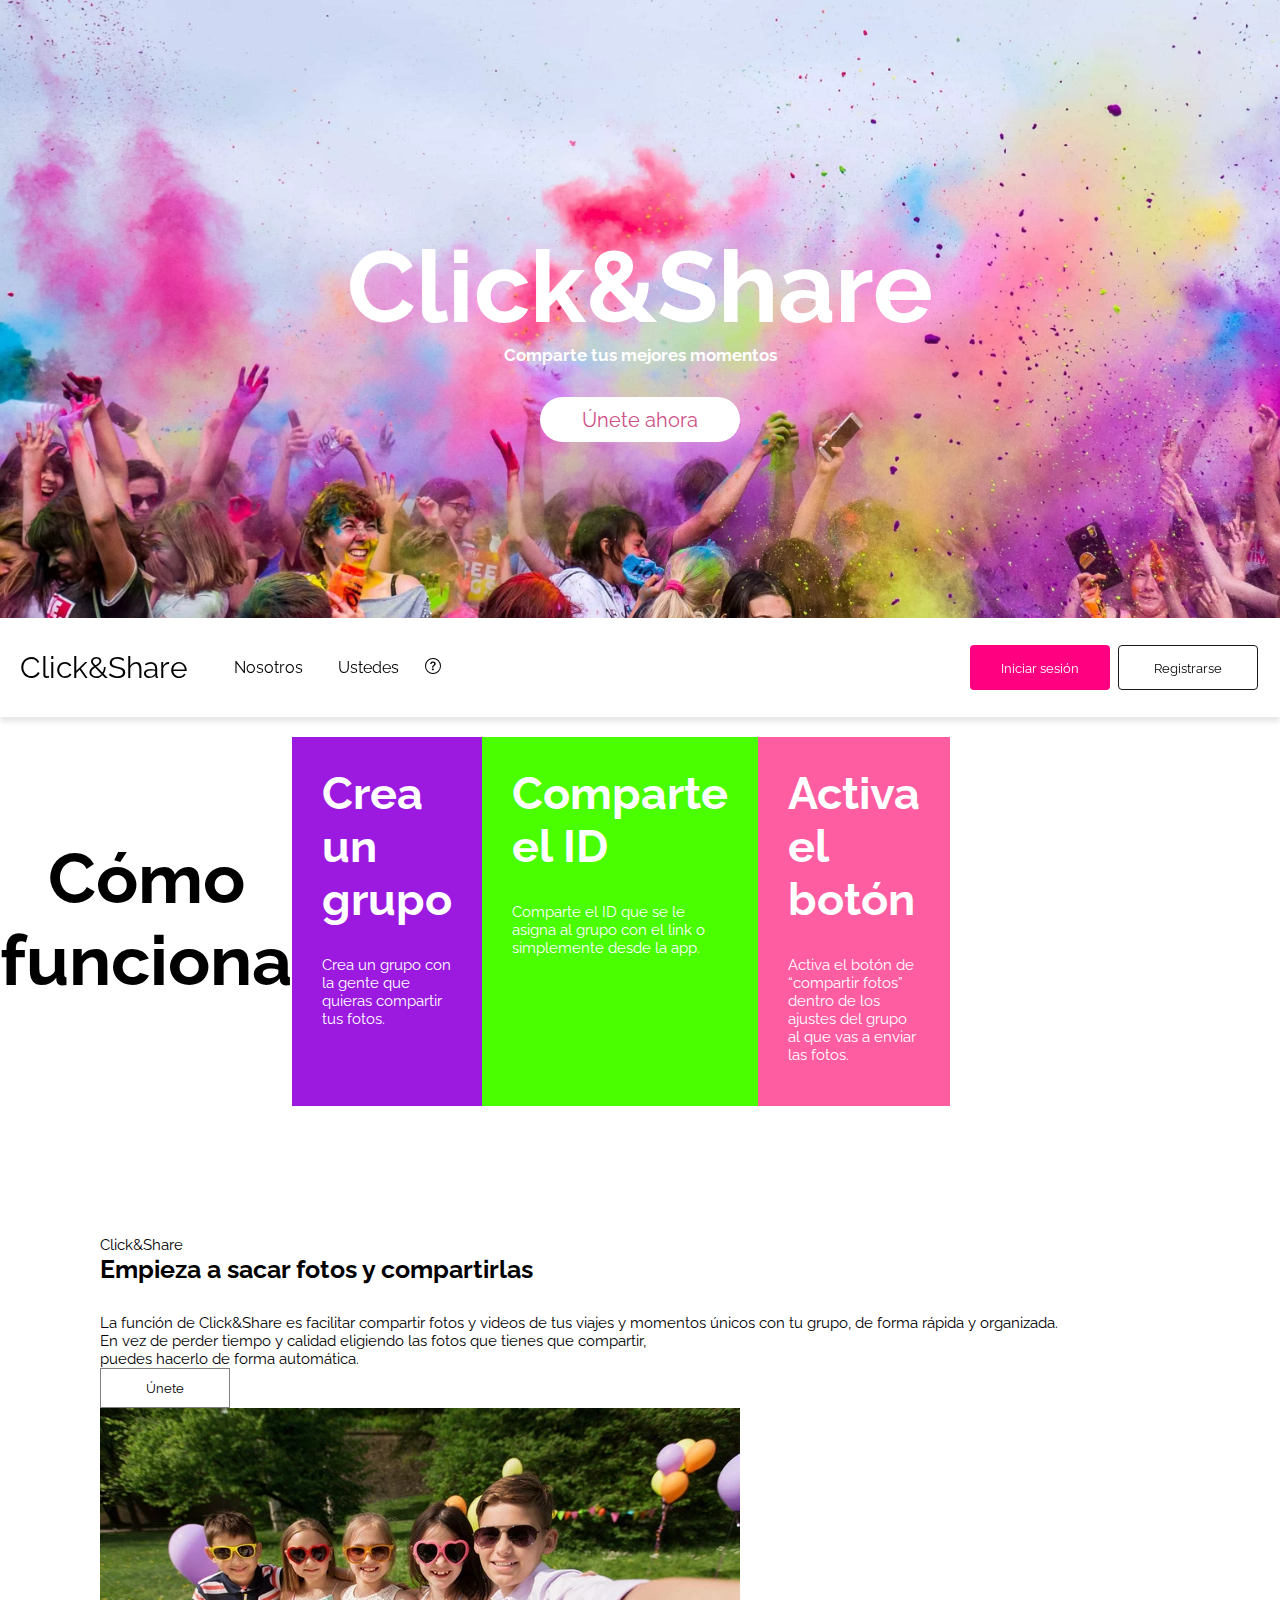
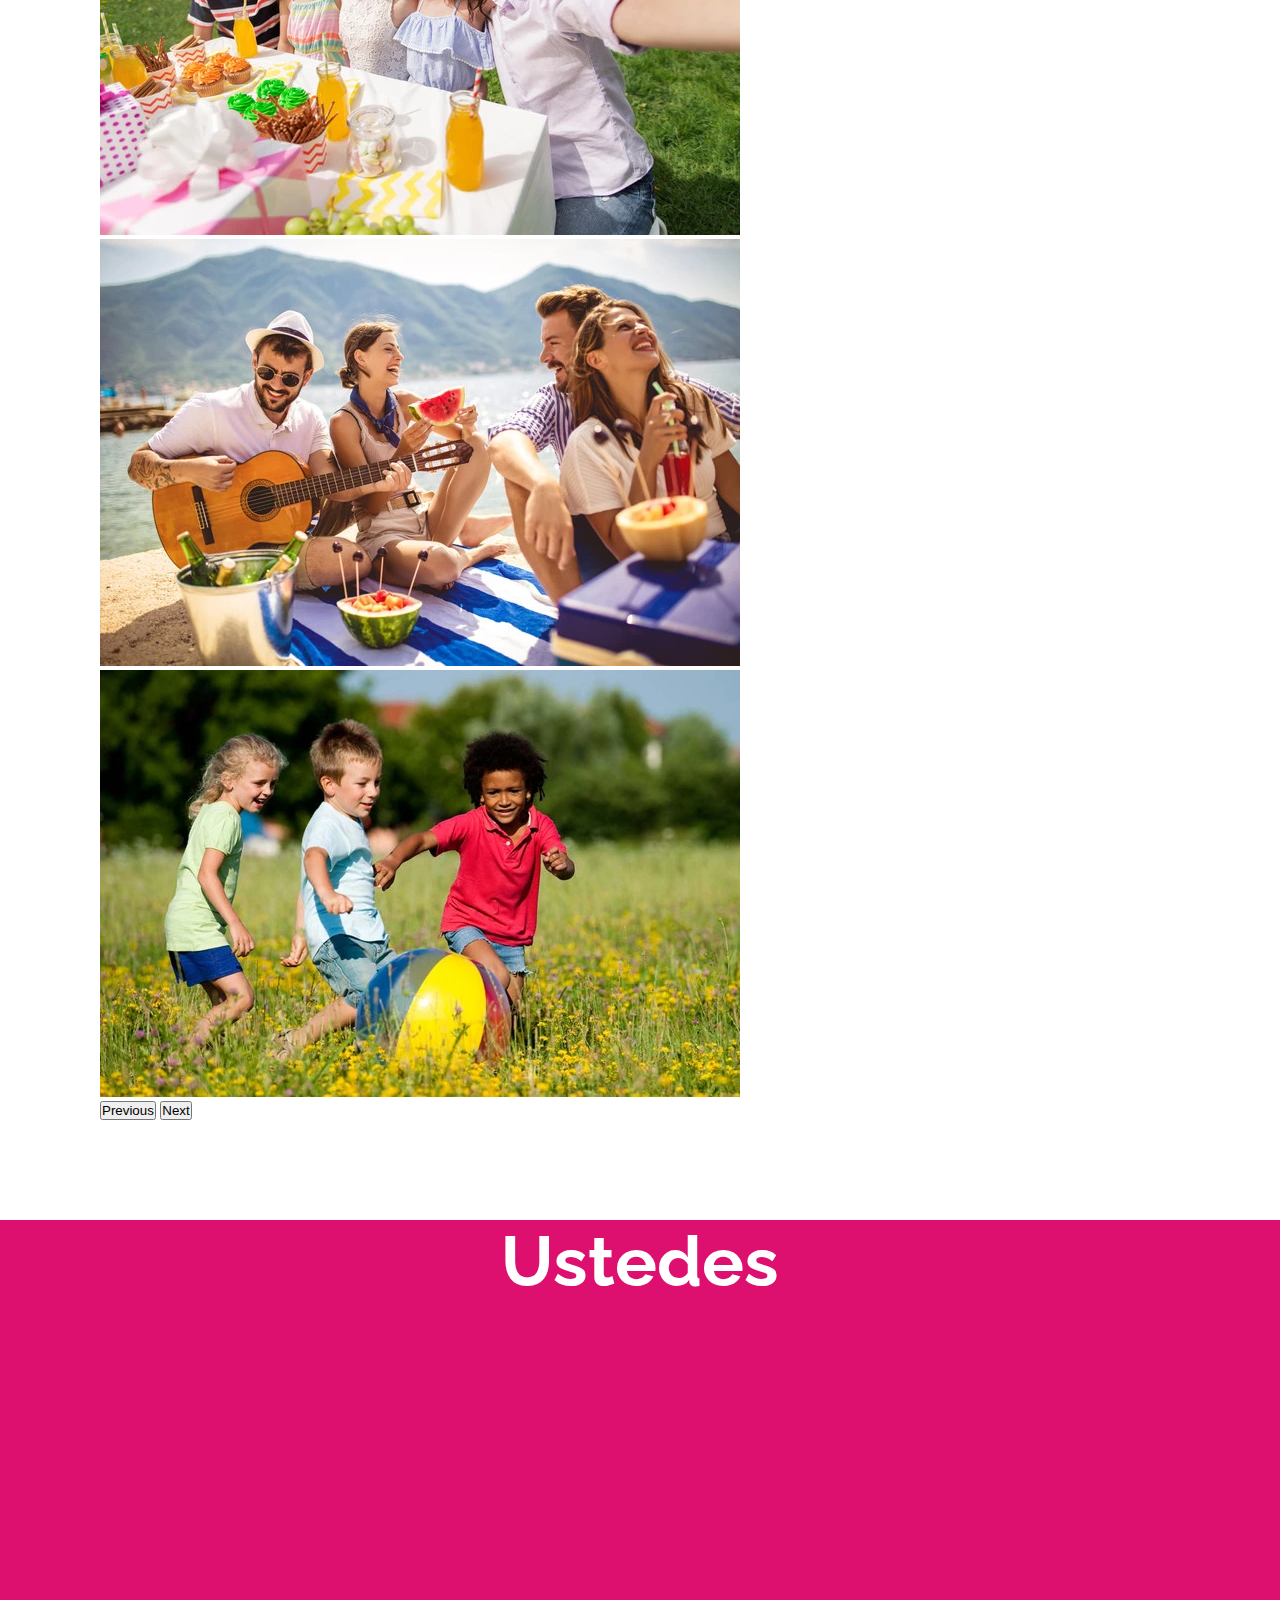
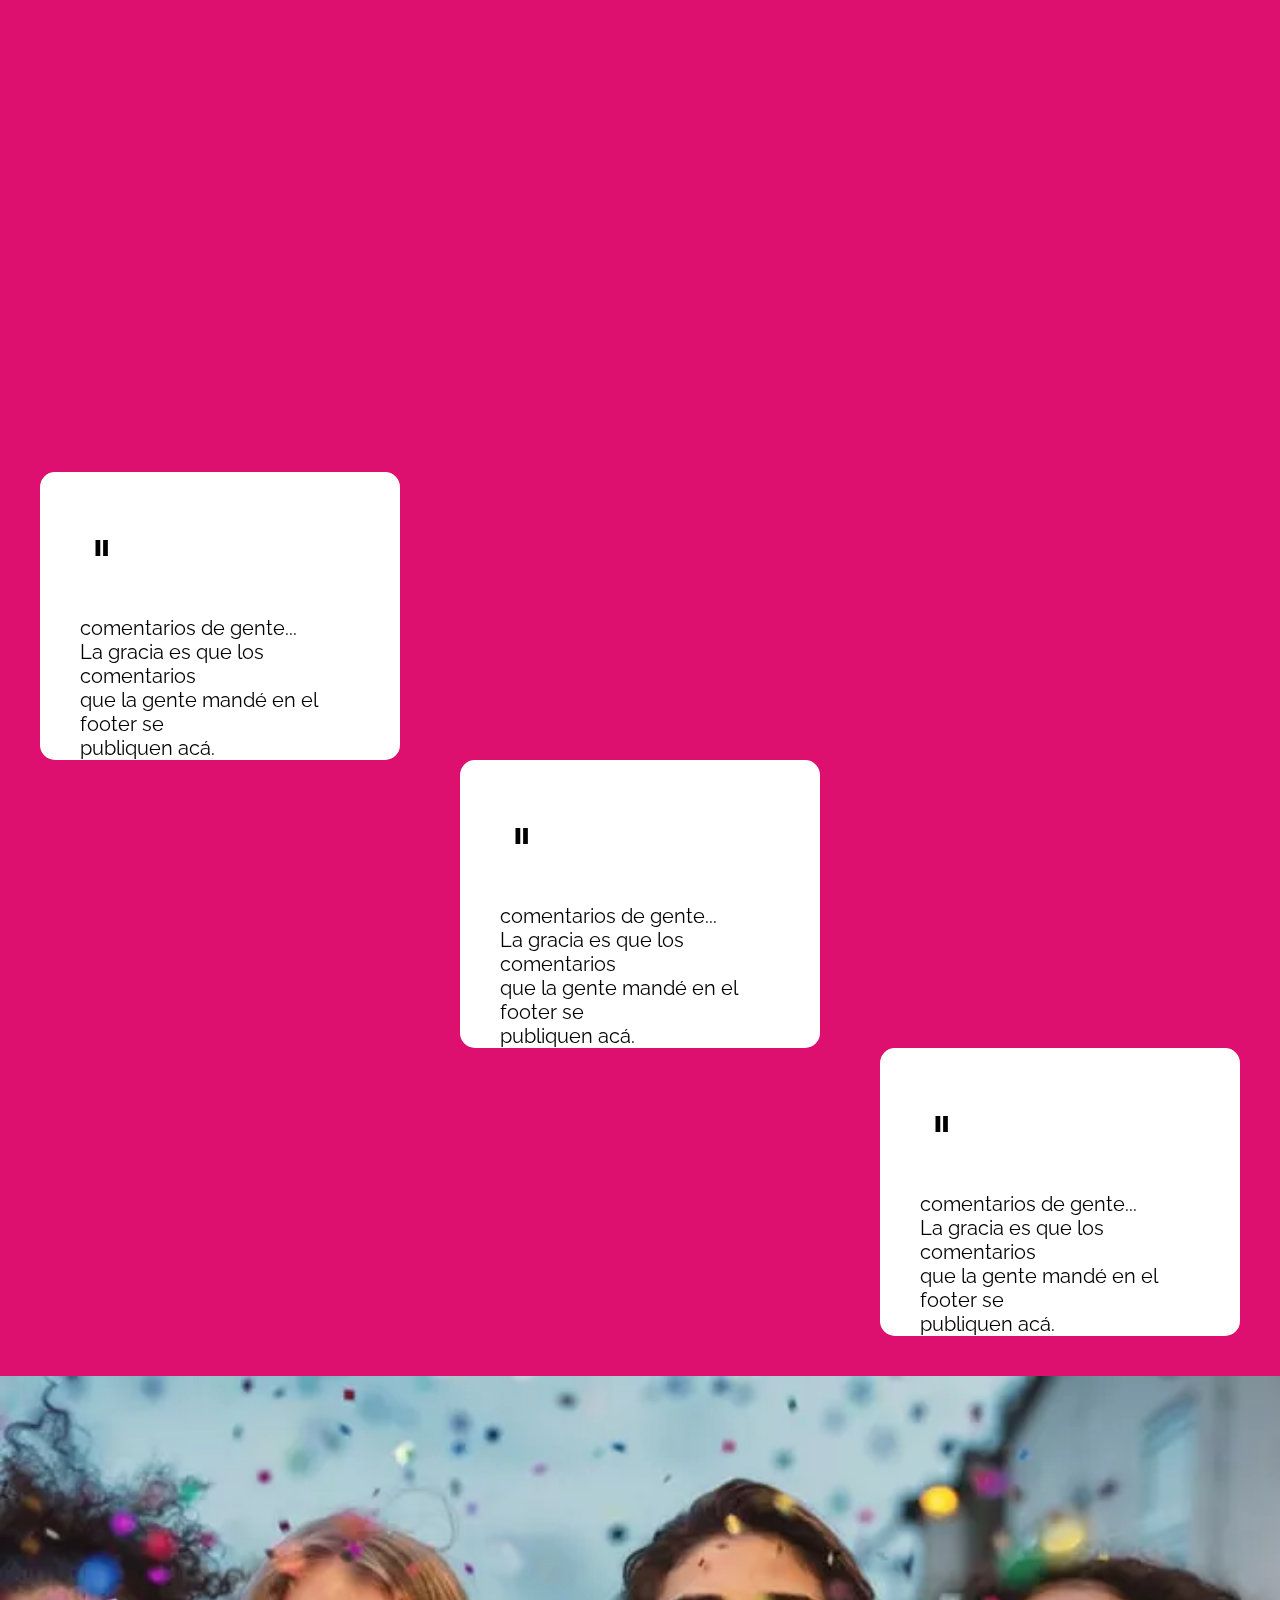
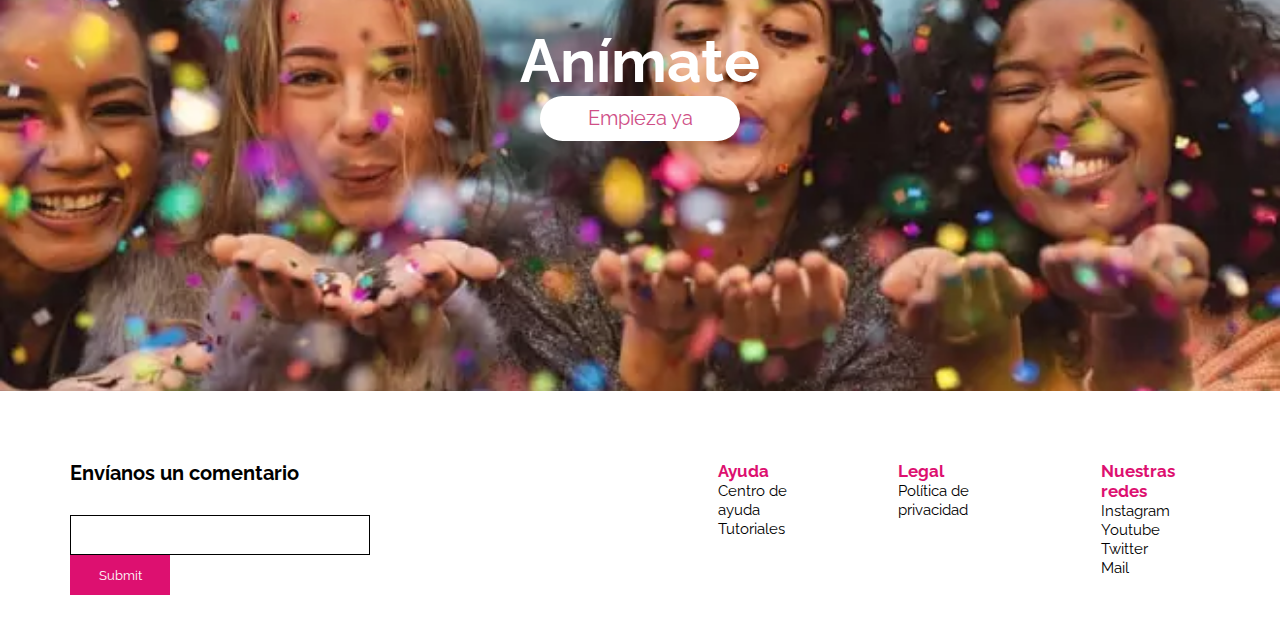
<file: index.html>
<!DOCTYPE html>
<html lang="en">
<head>
    <meta charset="UTF-8">
    <meta http-equiv="X-UA-Compatible" content="IE=edge">
    <meta name="viewport" content="width=device-width, initial-scale=1.0">

    <!-- meta description  -->
    <meta name="description" content="Click&Share es una app para facilitarte a la hora de compartir fotos y videos de tus viajes y momentos únicos con tu grupo, de forma rápida y organizada. En vez de perder tiempo y calidad eligiendo las fotos que tienes que compartir,
    puedes hacerlo de forma automática.">

    <!-- meta keywords -->
    <meta name="keywords" content="aplicación, Click&Share, fotos, compartir fotos, 
    red social, google fotos">

    <!-- protocolo open graph  -->
    <meta property="og:title" content="Click&Share Official Site">
    <meta property="og:image" content="https://i.ibb.co/M7Mwc0p/logo-og.png">
    <meta property="og:description" content="Visita Click&Share, una app para facilitarte a la hora 
    de compartir fotos y videos de tus momentos únicos con tu grupo, de forma rápida y organizada.">

    <!-- icono en la pestaña  -->
    <link rel="shortcut icon" href="src/fotos/favicon.png" />
    
    <!-- CSS -->
    <link rel="stylesheet" href="./scss/style.css">

    <!-- bootstrap -->
    <link href="https://cdn.jsdelivr.net/npm/bootstrap@5.1.3/dist/css/bootstrap.min.css" rel="stylesheet" integrity="sha384-1BmE4kWBq78iYhFldvKuhfTAU6auU8tT94WrHftjDbrCEXSU1oBoqyl2QvZ6jIW3" crossorigin="anonymous">

    <!-- java script  -->
    <script defer src="javascript/mainVars.js"></script>

    <!-- footer  -->
    <script defer src="javascript/footer/footerHTML.js"></script>
    <script defer src="javascript/footer/footer.js"></script>

    <!-- header -->
    <script defer src="javascript/header/headerHTML.js"></script>

    <title>Click&Share | Comparte tus mejores fotos | Home </title>
    
</head>

<body id="Pindex">
    <section id="inicio">
        <h1>Click&Share</h1>
        <h4>Comparte tus mejores momentos</h4>
        <button class="boton shadow ">
            <a href="./src/paginas/registrar.html" aria-label="ir a página Registrar">Únete ahora</a>
        </button>  
        
    </section> 
    <header ></header>
    <section id="pasos" class="row">
        <h2 class="col-m-12">Cómo funciona</h2>
        <div class="cuadrado1  " >
            <h5>Crea un grupo</h5>
            <p>Crea un grupo con la gente
                que quieras compartir tus
                fotos.
            </p>
        </div>
        <div class="cuadrado2  ">
            <h5>Comparte el ID</h5>
            <p>Comparte el ID que se le              
                asigna al grupo con el link o 
                simplemente desde la app. 
            </p>
        </div>
        <div class="cuadrado3  ">
            <h5>Activa el botón</h5>
            <p>Activa el botón de “compartir
                fotos” dentro de los ajustes                    
                del grupo al que vas a enviar
                las fotos.
            </p>
        </div>  
        <div class="cuadrado4  ">
            <h5>¡Y empieza a sacar fotos!</h5>
            <p>Empieza a sacar fotos y automáticamente 
                se guardarán en el grupo/grupos 
                que habías seleccionado.
            </p>
        </div> 
        <div class="cuadrado-vacio1 " alt="personas de fiesta"></div>
        <div class="cuadrado-vacio2 " alt="personas con polvos de colores"></div>   
    </section>
    <section id="nosotros">
        <div class="row"> 
            <div class="nosotros-texto col-lg-5 col-s-12 col-m-6 m-30">
                <p>Click&Share</p>
                <h5>Empieza a sacar fotos y compartirlas</h5>
                <p>La función de Click&Share es facilitar compartir fotos y videos de tus viajes y momentos 
                    únicos con tu grupo, de forma rápida y organizada. <br>
                    En vez de perder tiempo y calidad eligiendo las fotos 
                    que tienes que compartir, <br>
                    puedes hacerlo de forma automática.
                </p>
                <button class="botonNosotros  "><a href="./src/paginas/registrar.html">Únete</a></button>
            </div>
            <div id="carouselExampleControls" class="carousel slide col-lg-7 col-s-12 col-m-6 d-none d-sm-block " data-bs-ride="carousel">
                <div class="carousel-inner">
                    <div class="carousel-item active ">
                        <img src="src/fotos/cumpleanos.webp" class="d-block w-100 cover" alt="fiesta de cumpleaños">
                    </div>
                    <div class="carousel-item ">
                        <img src="src/fotos/viaje.webp" class="d-block w-100 cover" alt="vacaciones en amigos">
                    </div>
                    <div class="carousel-item ">
                        <img src="src/fotos/nenes.webp" class="d-block w-100 cover" alt="nenes jugando con pelota">
                    </div>
                </div>
                <button class="carousel-control-prev" type="button" data-bs-target="#carouselExampleControls" data-bs-slide="prev">
                    <span class="carousel-control-prev-icon" aria-hidden="true"></span>
                    <span class="visually-hidden">Previous</span>
                </button>
                <button class="carousel-control-next" type="button" data-bs-target="#carouselExampleControls" data-bs-slide="next">
                    <span class="carousel-control-next-icon" aria-hidden="true"></span>
                    <span class="visually-hidden">Next</span>
                </button>
            </div>
        </div>
        
    </section>
    <section id="ustedes"> 
        <h2>Ustedes</h2>
        <div class="capa"></div>
        <div class="conteiners">
            <div class="conteiner1 shadow">
                <p class="comillas">"</p>
                <p class="gente">comentarios de gente... <br>
                La gracia es que los comentarios <br>
                que la gente mandé en el footer se <br>
                publiquen acá.  
            </div>
            <div class="conteiner2 shadow">
                <p class="comillas">"</p>
                <p class="gente">comentarios de gente... <br>
                La gracia es que los comentarios <br>
                que la gente mandé en el footer se <br>
                publiquen acá.  
            </div>
            <div class="conteiner3 shadow">
                <p class="comillas">"</p>
                <p class="gente">comentarios de gente... <br>
                La gracia es que los comentarios <br>
                que la gente mandé en el footer se <br>
                publiquen acá.      
            </div>  
        </div>
    </section>
    <section id="pre-footer" >
        <div class="item-pf">
            <h2>Anímate</h2>
            <button class="boton shadow"><a href="./src/paginas/registrar.html">Empieza ya</a></button>  
        </div>
        
    </section>

    <footer></footer>

    <script src="https://cdn.jsdelivr.net/npm/bootstrap@5.1.3/dist/js/bootstrap.bundle.min.js" integrity="sha384-ka7Sk0Gln4gmtz2MlQnikT1wXgYsOg+OMhuP+IlRH9sENBO0LRn5q+8nbTov4+1p" crossorigin="anonymous"></script>
    <script src="https://cdn.jsdelivr.net/npm/@popperjs/core@2.10.2/dist/umd/popper.min.js" integrity="sha384-7+zCNj/IqJ95wo16oMtfsKbZ9ccEh31eOz1HGyDuCQ6wgnyJNSYdrPa03rtR1zdB" crossorigin="anonymous"></script>
    <script src="https://cdn.jsdelivr.net/npm/bootstrap@5.1.3/dist/js/bootstrap.min.js" integrity="sha384-QJHtvGhmr9XOIpI6YVutG+2QOK9T+ZnN4kzFN1RtK3zEFEIsxhlmWl5/YESvpZ13" crossorigin="anonymous"></script>
</body>
</html>
</file>
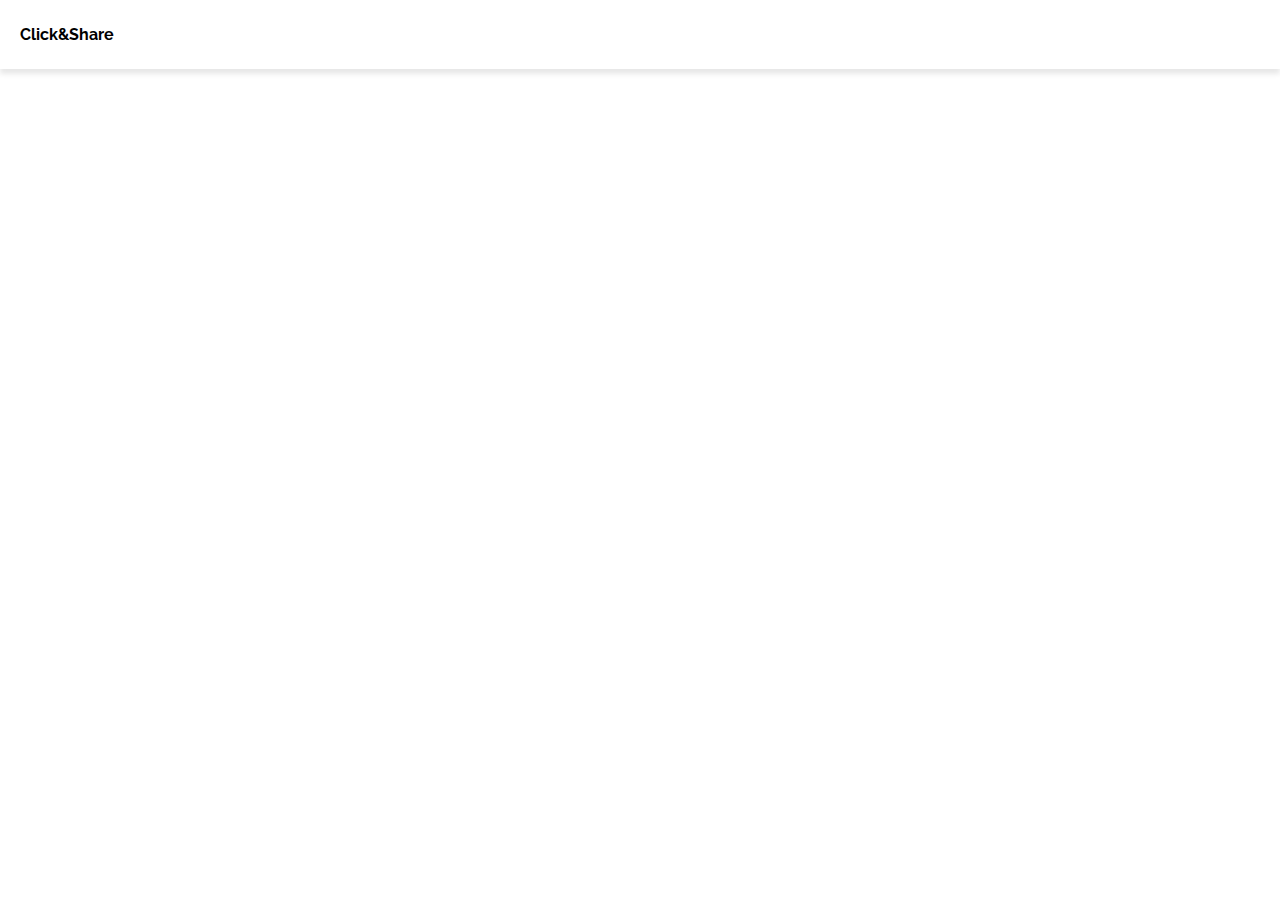
<file: src/paginas/grupos.html>
<!DOCTYPE html>
<html lang="en">
<head>
    <meta charset="UTF-8">
    <meta http-equiv="X-UA-Compatible" content="IE=edge">
    <meta name="viewport" content="width=device-width, initial-scale=1.0">
    <title>Click&Share | Grupos</title>
    
    <!-- meta keywords -->
    <meta name="keywords" content="aplicación, Click&Share, Click&Share inicio, programación, PhotoShare, Grupos photoshare, grupos, fotos">
     
    <!-- protocolo open graph  -->
    <meta property="og:title" content="Click&Share | Grupos">
 
    <!-- CSS LINK -->
    <link rel="stylesheet" href="../../scss/style.css">

    <!-- icono en la pestaña  -->
    <link rel="shortcut icon" href="../fotos/favicon.png" />

    <!-- bootstrap -->
    <link href="https://cdn.jsdelivr.net/npm/bootstrap@5.1.3/dist/css/bootstrap.min.css" rel="stylesheet" integrity="sha384-1BmE4kWBq78iYhFldvKuhfTAU6auU8tT94WrHftjDbrCEXSU1oBoqyl2QvZ6jIW3" crossorigin="anonymous">

</head>
<body>
    <header>
        <h4>Click&Share</h4>
        
    </header>
    
    <script src="https://cdn.jsdelivr.net/npm/bootstrap@5.1.3/dist/js/bootstrap.bundle.min.js" integrity="sha384-ka7Sk0Gln4gmtz2MlQnikT1wXgYsOg+OMhuP+IlRH9sENBO0LRn5q+8nbTov4+1p" crossorigin="anonymous"></script>
    <script src="https://cdn.jsdelivr.net/npm/@popperjs/core@2.10.2/dist/umd/popper.min.js" integrity="sha384-7+zCNj/IqJ95wo16oMtfsKbZ9ccEh31eOz1HGyDuCQ6wgnyJNSYdrPa03rtR1zdB" crossorigin="anonymous"></script>
    <script src="https://cdn.jsdelivr.net/npm/bootstrap@5.1.3/dist/js/bootstrap.min.js" integrity="sha384-QJHtvGhmr9XOIpI6YVutG+2QOK9T+ZnN4kzFN1RtK3zEFEIsxhlmWl5/YESvpZ13" crossorigin="anonymous"></script>
</body>
</html>
</file>
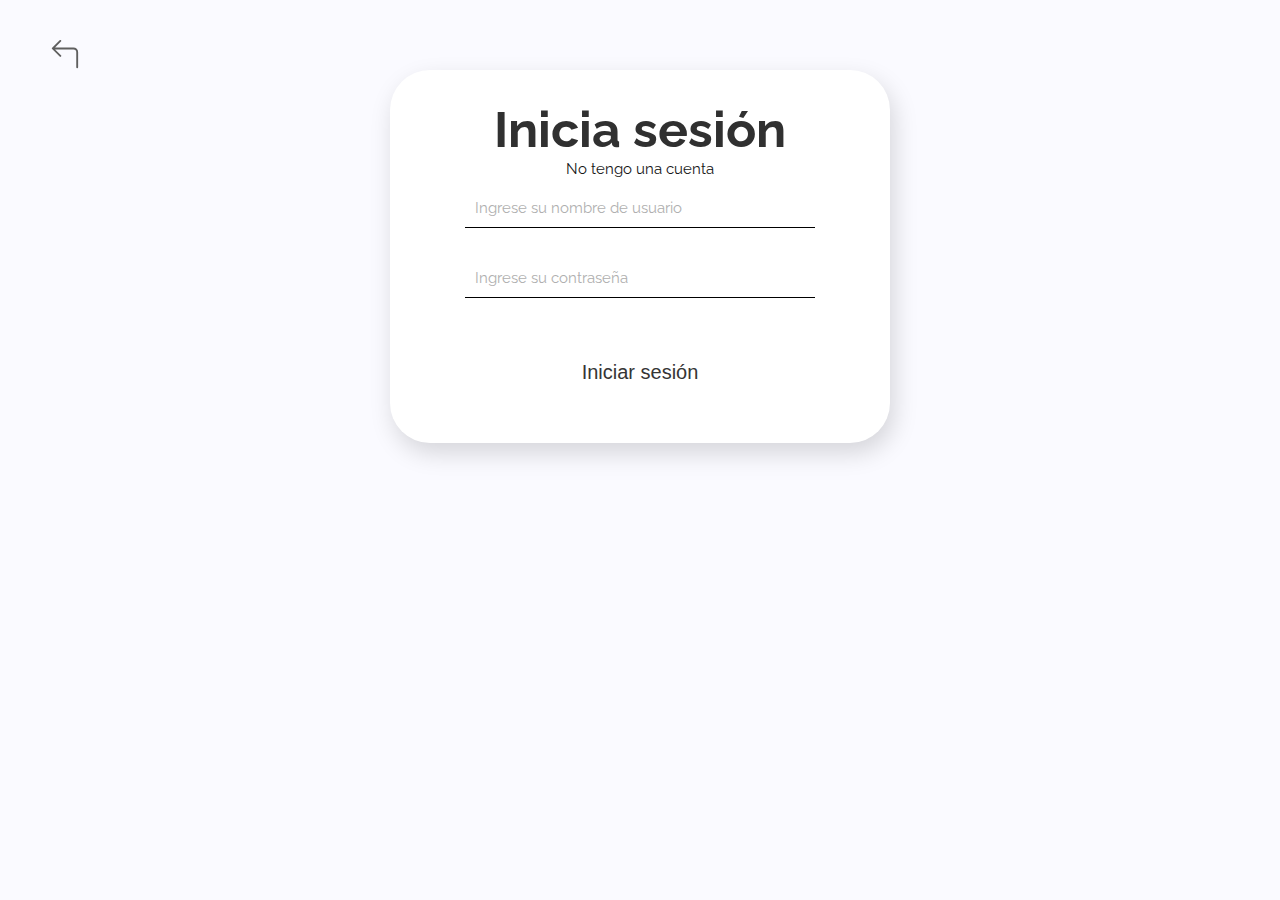
<file: src/paginas/iniciar-sesion.html>
<!DOCTYPE html>
<html lang="en">
<head>
    <meta charset="UTF-8">
    <meta http-equiv="X-UA-Compatible" content="IE=edge">
    <meta name="viewport" content="width=device-width, initial-scale=1.0">
    <title>Click&Share | Iniciar Sesión</title>

    <!-- meta description  -->
    <meta name="description" content="Únete a Click&Share y descubre la magia de compartir tus fotos de una forma organizada">
    
    <!-- meta keywords -->
    <meta name="keywords" content="aplicación, Click&Share, iniciar sesión, registrarse, Click&Share inicio, programación">
    
    <!-- protocolo open graph  -->
    <meta property="og:title" content="Click&Share | Iniciar Sesión">
    <meta property="og:description" content="Únete a Click&Share y descubre la magia de compartir tus fotos de una forma organizada">

    <!-- icono en la pestaña  -->
    <link rel="shortcut icon" href="../fotos/favicon.png" />

    <!-- CSS LINK -->
    <link rel="stylesheet" href="../../scss/style.css">

    <!-- bootstrap -->
    <link href="https://cdn.jsdelivr.net/npm/bootstrap@5.1.3/dist/css/bootstrap.min.css" rel="stylesheet" integrity="sha384-1BmE4kWBq78iYhFldvKuhfTAU6auU8tT94WrHftjDbrCEXSU1oBoqyl2QvZ6jIW3" crossorigin="anonymous">

    <!-- java script  -->
    <!-- main  -->
    <script defer src="../../javascript/mainVars.js"></script>

    <script defer src="./../../javascript/sesiones/variables.js"></script>
    <script defer src="./../../javascript/sesiones/DOMmanipulation.js"></script>
    <script defer src="./../../javascript/sesiones/funciones.js"></script>

    <!-- botón atrás  -->
    <script defer src="./../../javascript/sesiones/btnAtras.js"></script>   
</head>
<body class="is">  <!--(Iniciar Sesión)-->
    <a  aria-label="volver" class="volverAtras" onclick="volverAtras ()"><svg xmlns="http://www.w3.org/2000/svg" width="30" height="30"  viewBox="0 0 16 16">
        <path fill-rule="evenodd" d="M1.146 4.854a.5.5 0 0 1 0-.708l4-4a.5.5 0 1 1 .708.708L2.707 4H12.5A2.5 2.5 0 0 1 15 6.5v8a.5.5 0 0 1-1 0v-8A1.5 1.5 0 0 0 12.5 5H2.707l3.147 3.146a.5.5 0 1 1-.708.708l-4-4z"/></svg>
    </a>
    <section id="pagLogin" >
        <div class="conteinerCompu shadow">
            <h1>Inicia sesión</h1>
            <p><a href="registrar.html">No tengo una cuenta</a></p>
            <form class="form">
                <label for="username">
                    <input type="text" class="nombre  escribir" placeholder="Ingrese su nombre de usuario">
                    <h6 class="submitError"></h6>
                </label>
                <label for="password">
                    <input type="password" class="contrasena escribir" placeholder="Ingrese su contraseña">
                    <h6 class="submitError"></h6>
                </label>
                <a href="" class="isSubmit"><button type="submit" onclick="iniciarSesion(event)" class="boton"> Iniciar sesión</button></a>
            </form>
        </div>
    </section>

    <script src="https://cdn.jsdelivr.net/npm/bootstrap@5.1.3/dist/js/bootstrap.bundle.min.js" integrity="sha384-ka7Sk0Gln4gmtz2MlQnikT1wXgYsOg+OMhuP+IlRH9sENBO0LRn5q+8nbTov4+1p" crossorigin="anonymous"></script>
    <script src="https://cdn.jsdelivr.net/npm/@popperjs/core@2.10.2/dist/umd/popper.min.js" integrity="sha384-7+zCNj/IqJ95wo16oMtfsKbZ9ccEh31eOz1HGyDuCQ6wgnyJNSYdrPa03rtR1zdB" crossorigin="anonymous"></script>
    <script src="https://cdn.jsdelivr.net/npm/bootstrap@5.1.3/dist/js/bootstrap.min.js" integrity="sha384-QJHtvGhmr9XOIpI6YVutG+2QOK9T+ZnN4kzFN1RtK3zEFEIsxhlmWl5/YESvpZ13" crossorigin="anonymous"></script>
</body>
</html>
</file>
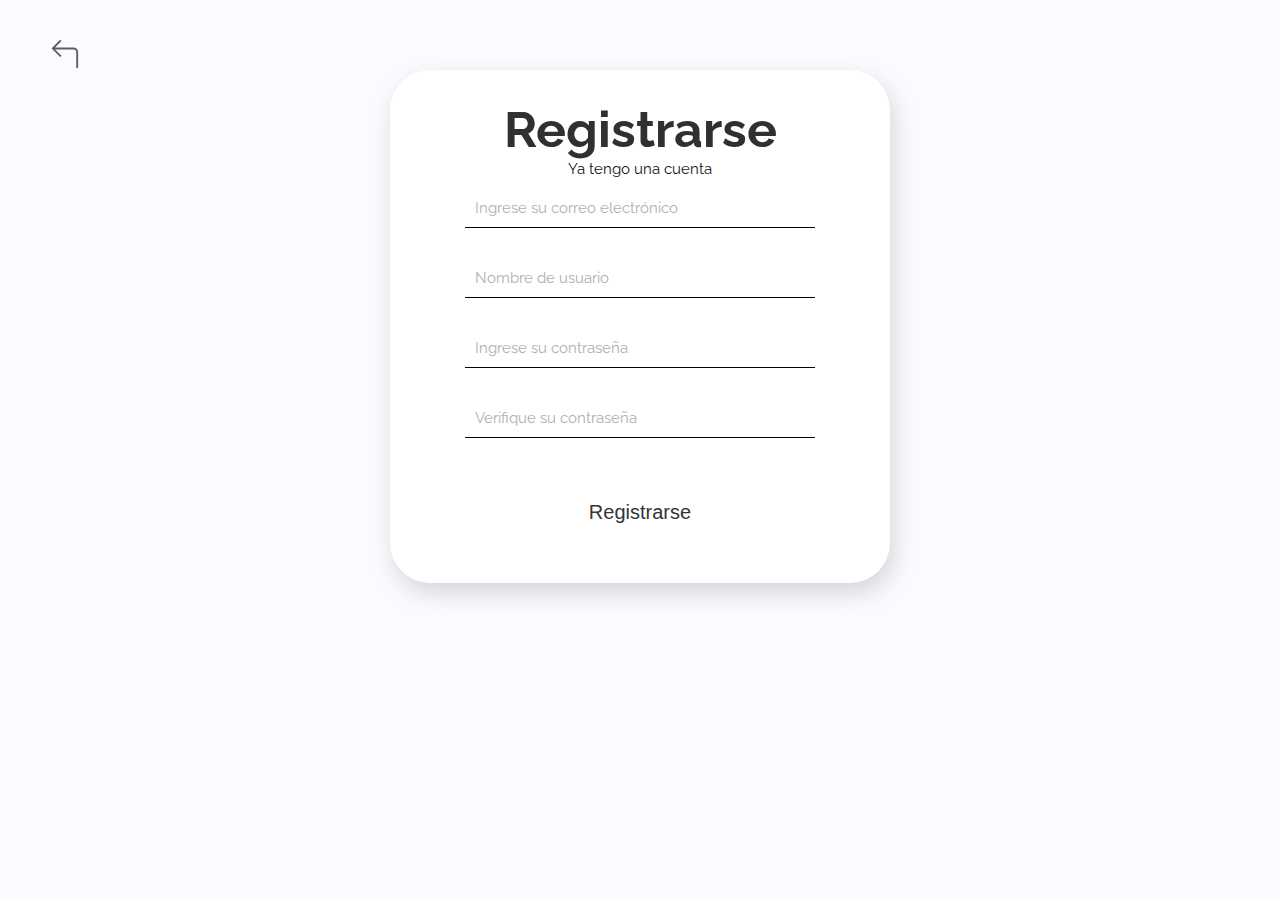
<file: src/paginas/registrar.html>
<!DOCTYPE html>
<html lang="en">
<head>
    <meta charset="UTF-8">
    <meta http-equiv="X-UA-Compatible" content="IE=edge">
    <meta name="viewport" content="width=device-width, initial-scale=1.0">
    <title>Click&Share | Registrar</title>

    <!-- meta description  -->
    <meta name="description" content="Únete a Click&Share y descubre la magia de compartir tus fotos de una forma organizada">
    
    <!-- meta keywords -->
    <meta name="keywords" content="aplicación, Click&Share, iniciar sesión, registrarse, Click&Share inicio, programación">
     
    <!-- protocolo open graph  -->
    <meta property="og:title" content="Click&Share | Registar">
    <meta property="og:description" content="Únete a Click&Share y descubre la magia de compartir tus fotos de una forma organizada">
 
    <!-- CSS LINK -->
    <link rel="stylesheet" href="../../scss/style.css">

    <!-- icono en la pestaña  -->
    <link rel="shortcut icon" href="../fotos/favicon.png" />

    <!-- bootstrap -->
    <link href="https://cdn.jsdelivr.net/npm/bootstrap@5.1.3/dist/css/bootstrap.min.css" rel="stylesheet" integrity="sha384-1BmE4kWBq78iYhFldvKuhfTAU6auU8tT94WrHftjDbrCEXSU1oBoqyl2QvZ6jIW3" crossorigin="anonymous">

    <!-- java script  -->
    <!-- main  -->
    <script defer src="../../javascript/mainVars.js"></script>

    <script defer src="./../../javascript/sesiones/variables.js"></script>
    <script defer src="./../../javascript/sesiones/DOMmanipulation.js"></script>
    <script defer src="./../../javascript/sesiones/examinarDatos.js"></script>
    <script defer src="./../../javascript/sesiones/funciones.js"></script>
    <script defer src="./../../javascript/sesiones/crearUser.js"></script>

    <!-- botón atrás  -->
    <script defer src="./../../javascript/sesiones/btnAtras.js"></script>

</head>
<body class="is r"> 
    <section >
        <a  aria-label="volver" onclick="volverAtras ()"><svg xmlns="http://www.w3.org/2000/svg" width="30" height="30" fill="#23667a" viewBox="0 0 16 16">
            <path fill-rule="evenodd" d="M1.146 4.854a.5.5 0 0 1 0-.708l4-4a.5.5 0 1 1 .708.708L2.707 4H12.5A2.5 2.5 0 0 1 15 6.5v8a.5.5 0 0 1-1 0v-8A1.5 1.5 0 0 0 12.5 5H2.707l3.147 3.146a.5.5 0 1 1-.708.708l-4-4z"/></svg>
        </a>
        
        <div class="conteinerCompu shadow">
            <h1>Registrarse</h1>
            <p><a href="iniciar-sesion.html">Ya tengo una cuenta</a></p>
            <form class="form">
                <label for="email" >
                    <input type="email" class="mail escribir" placeholder="Ingrese su correo electrónico">
                    <h6 class="submitError"></h6>
                </label>
                <label for="username"  >
                    <input type="text" class="nombre escribir" placeholder="Nombre de usuario">
                    <h6 class="submitError"></h6>
                </label>
                <label for="password" >
                    <input type="password" class="contrasena escribir" placeholder="Ingrese su contraseña">
                    <h6 class="submitError"></h6>
                </label>
                <label for="password2" >
                    <input type="password" class="confirmacion escribir" placeholder="Verifique su contraseña">
                    <h6 class="submitError"></h6>
                </label>
                <a class="registrarSubmit"><button type="submit" onclick="registrar(event)" class="boton"> Registrarse</button></a>
            </form>

        </div>
    </section>

    <script src="https://cdn.jsdelivr.net/npm/bootstrap@5.1.3/dist/js/bootstrap.bundle.min.js" integrity="sha384-ka7Sk0Gln4gmtz2MlQnikT1wXgYsOg+OMhuP+IlRH9sENBO0LRn5q+8nbTov4+1p" crossorigin="anonymous"></script>
    <script src="https://cdn.jsdelivr.net/npm/@popperjs/core@2.10.2/dist/umd/popper.min.js" integrity="sha384-7+zCNj/IqJ95wo16oMtfsKbZ9ccEh31eOz1HGyDuCQ6wgnyJNSYdrPa03rtR1zdB" crossorigin="anonymous"></script>
    <script src="https://cdn.jsdelivr.net/npm/bootstrap@5.1.3/dist/js/bootstrap.min.js" integrity="sha384-QJHtvGhmr9XOIpI6YVutG+2QOK9T+ZnN4kzFN1RtK3zEFEIsxhlmWl5/YESvpZ13" crossorigin="anonymous"></script>
    
</body>
</html>
</file>
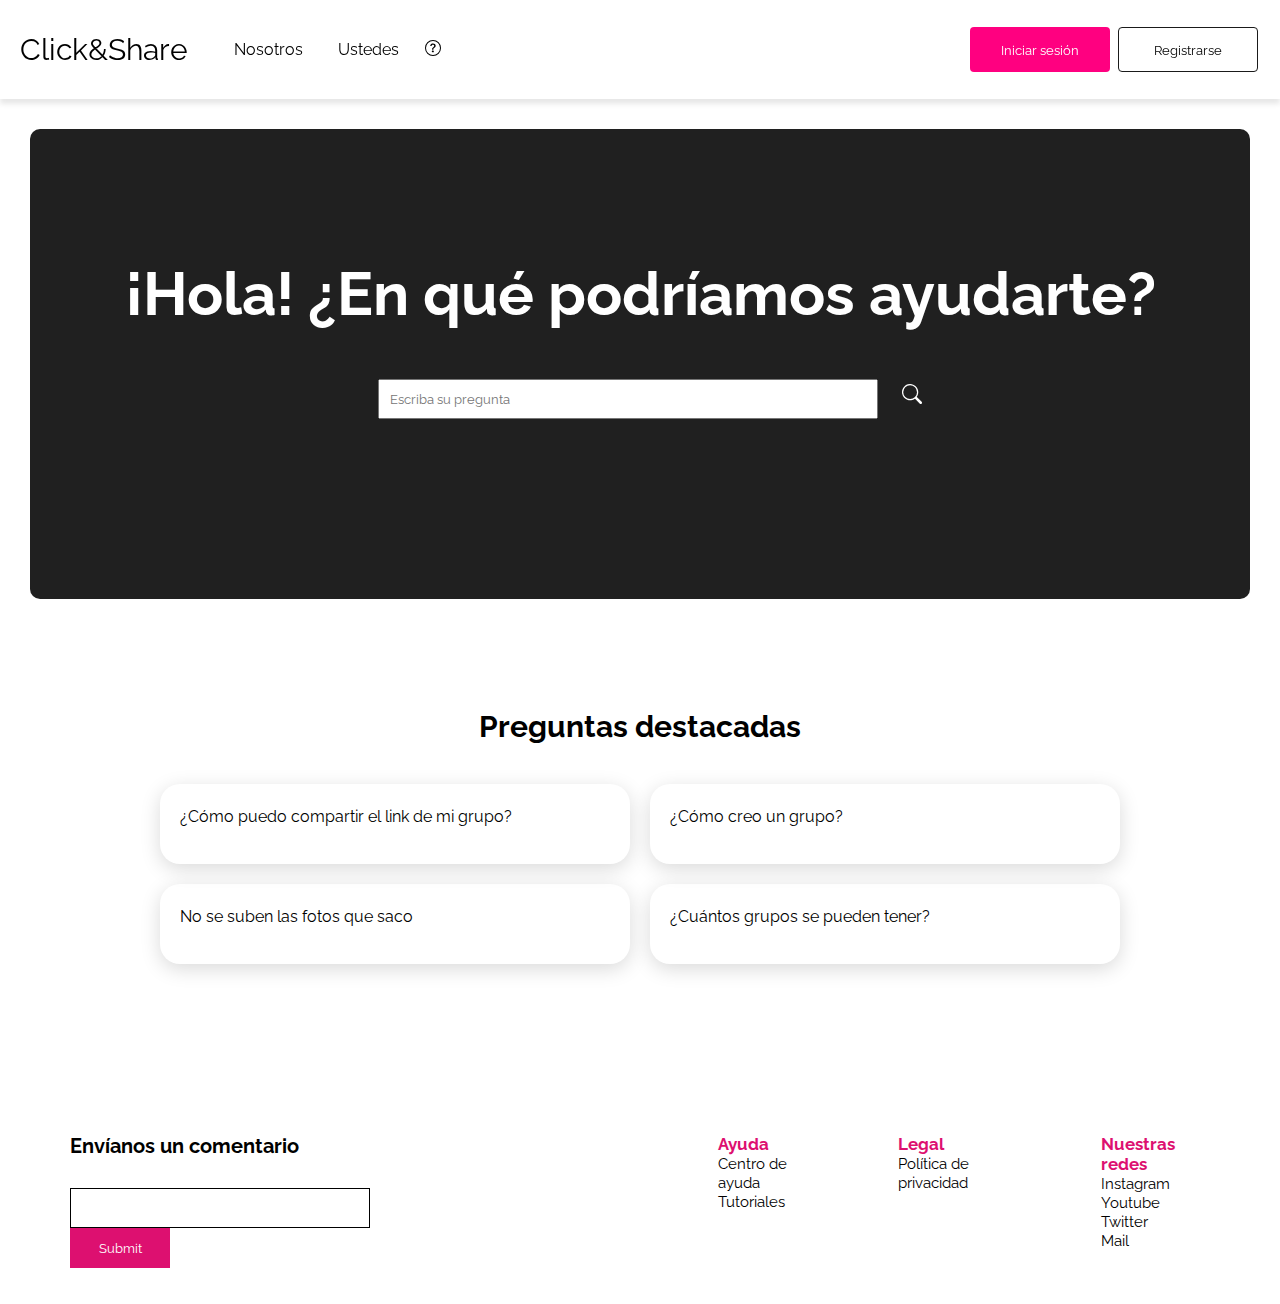
<file: src/paginas/footer/centro-de-ayuda.html>
<!DOCTYPE html>
<html lang="en">
<head>
    <meta charset="UTF-8">
    <meta http-equiv="X-UA-Compatible" content="IE=edge">
    <meta name="viewport" content="width=device-width, initial-scale=1.0">

    <title>Click&Share | Comparte tus mejores fotos | Centro de ayuda </title>

    <!-- meta description  -->
    <meta name="description" content="¿En qué podemos ayudarte? Cualquier duda siempre a tu servicio">

    <!-- meta keywords -->
    <meta name="keywords" content="centro de ayuda, ayuda Click&Share, Click&Share, app">

    <!-- protocolo open graph  -->
    <meta property="og:title" content="Click&Share Official Site | Centro de Ayuda">
    <meta property="og:image" content="https://i.ibb.co/M7Mwc0p/logo-og.png">

    <!-- icono en la pestaña  -->
    <link rel="shortcut icon" href="../../fotos/favicon.png" />
    
    <!-- CSS LINK -->
    <link rel="stylesheet" href="../../../scss/style.css">

    <!-- bootstrap -->
    <link href="https://cdn.jsdelivr.net/npm/bootstrap@5.1.3/dist/css/bootstrap.min.css" rel="stylesheet" integrity="sha384-1BmE4kWBq78iYhFldvKuhfTAU6auU8tT94WrHftjDbrCEXSU1oBoqyl2QvZ6jIW3" crossorigin="anonymous">

    <!-- java script  -->
    <!-- main  -->
    <script defer src="../../../javascript/mainVars.js"></script>

    <script defer src="../../../javascript/centro-de-ayuda/variables.js"></script>
    <script defer src="../../../javascript/centro-de-ayuda/funciones.js"></script>
    <script defer src="../../../javascript/centro-de-ayuda/main.js"></script>

    <script defer src="../../../javascript/footer/footerHTML.js"></script>
    <script defer src="../../../javascript/footer/footer.js"></script>
    <script defer src="../../../javascript/header/headerHTML.js"></script>

</head>

<body id="Pfooter1" class="centro-ayuda">
    <header></header>
    <section class="busqueda">
        <h4>  ¡Hola! ¿En qué podríamos ayudarte?</h4>
        <div class="buscar">
            <input type="text" placeholder="Escriba su pregunta" id="pregunta">
            <button type="submit" id="buscador" aria-label="buscar">
                <svg xmlns="http://www.w3.org/2000/svg" width="20" height="20"  class="bi bi-search" viewBox="0 0 16 16">
                <path d="M11.742 10.344a6.5 6.5 0 1 0-1.397 1.398h-.001c.03.04.062.078.098.115l3.85 3.85a1 1 0 0 0 1.415-1.414l-3.85-3.85a1.007 1.007 0 0 0-.115-.1zM12 6.5a5.5 5.5 0 1 1-11 0 5.5 5.5 0 0 1 11 0z"/>
                </svg>
            </button>  
        </div>
    </section>
    <section id="preguntas">
        <div></div>
    </section>

    <section class="preguntas-destacadas ">
       <h5>Preguntas destacadas</h5>

       <div class="todas-pregs">
            <div class="preguntas">
                <div class="contenedores">
                    <p class="que">¿Cómo puedo compartir el link de mi grupo?</p>
                    <p class="ans">Para compartir el link, simplemente debes ir a ajustes del grupo, compartir fotos y seleccionar la opción "sí".</p>
                </div>
                <div class="contenedores">
                    <p class="que">No se suben las fotos que saco</p>
                    <p class="ans"> Asegurate que Click&Share tenga acceso a tus fotos. Si no es así, puedes cambiarlo desde los ajustes de tu
                        teléfono.</p>
                </div>
            </div>  
            <div class="preguntas">
                <div class="contenedores">
                    <p class="que">¿Cómo creo un grupo?</p>
                    <p class="ans">Para crear un grupo ve al botón con el signo "+", introduzca un nombre para el grupo y automáticamente se creará.
                        Todos los grupos aparecerán en la sección "Grupos".
                    </p>
                </div>
                <div class="contenedores">
                    <p class="que">¿Cuántos grupos se pueden tener?</p>
                    <p class="ans">Se pueden tener ilimitados grupos. También puedes eliminar grupos si así lo quisieses apretando el botón "salir de grupo"</p>
                </div>
            </div>      
       </div>
    </section>
    
    <footer></footer>

    <script src="https://cdn.jsdelivr.net/npm/bootstrap@5.1.3/dist/js/bootstrap.bundle.min.js" integrity="sha384-ka7Sk0Gln4gmtz2MlQnikT1wXgYsOg+OMhuP+IlRH9sENBO0LRn5q+8nbTov4+1p" crossorigin="anonymous"></script>
    <script src="https://cdn.jsdelivr.net/npm/@popperjs/core@2.10.2/dist/umd/popper.min.js" integrity="sha384-7+zCNj/IqJ95wo16oMtfsKbZ9ccEh31eOz1HGyDuCQ6wgnyJNSYdrPa03rtR1zdB" crossorigin="anonymous"></script>
    <script src="https://cdn.jsdelivr.net/npm/bootstrap@5.1.3/dist/js/bootstrap.min.js" integrity="sha384-QJHtvGhmr9XOIpI6YVutG+2QOK9T+ZnN4kzFN1RtK3zEFEIsxhlmWl5/YESvpZ13" crossorigin="anonymous"></script>
</body>
</html>
</file>
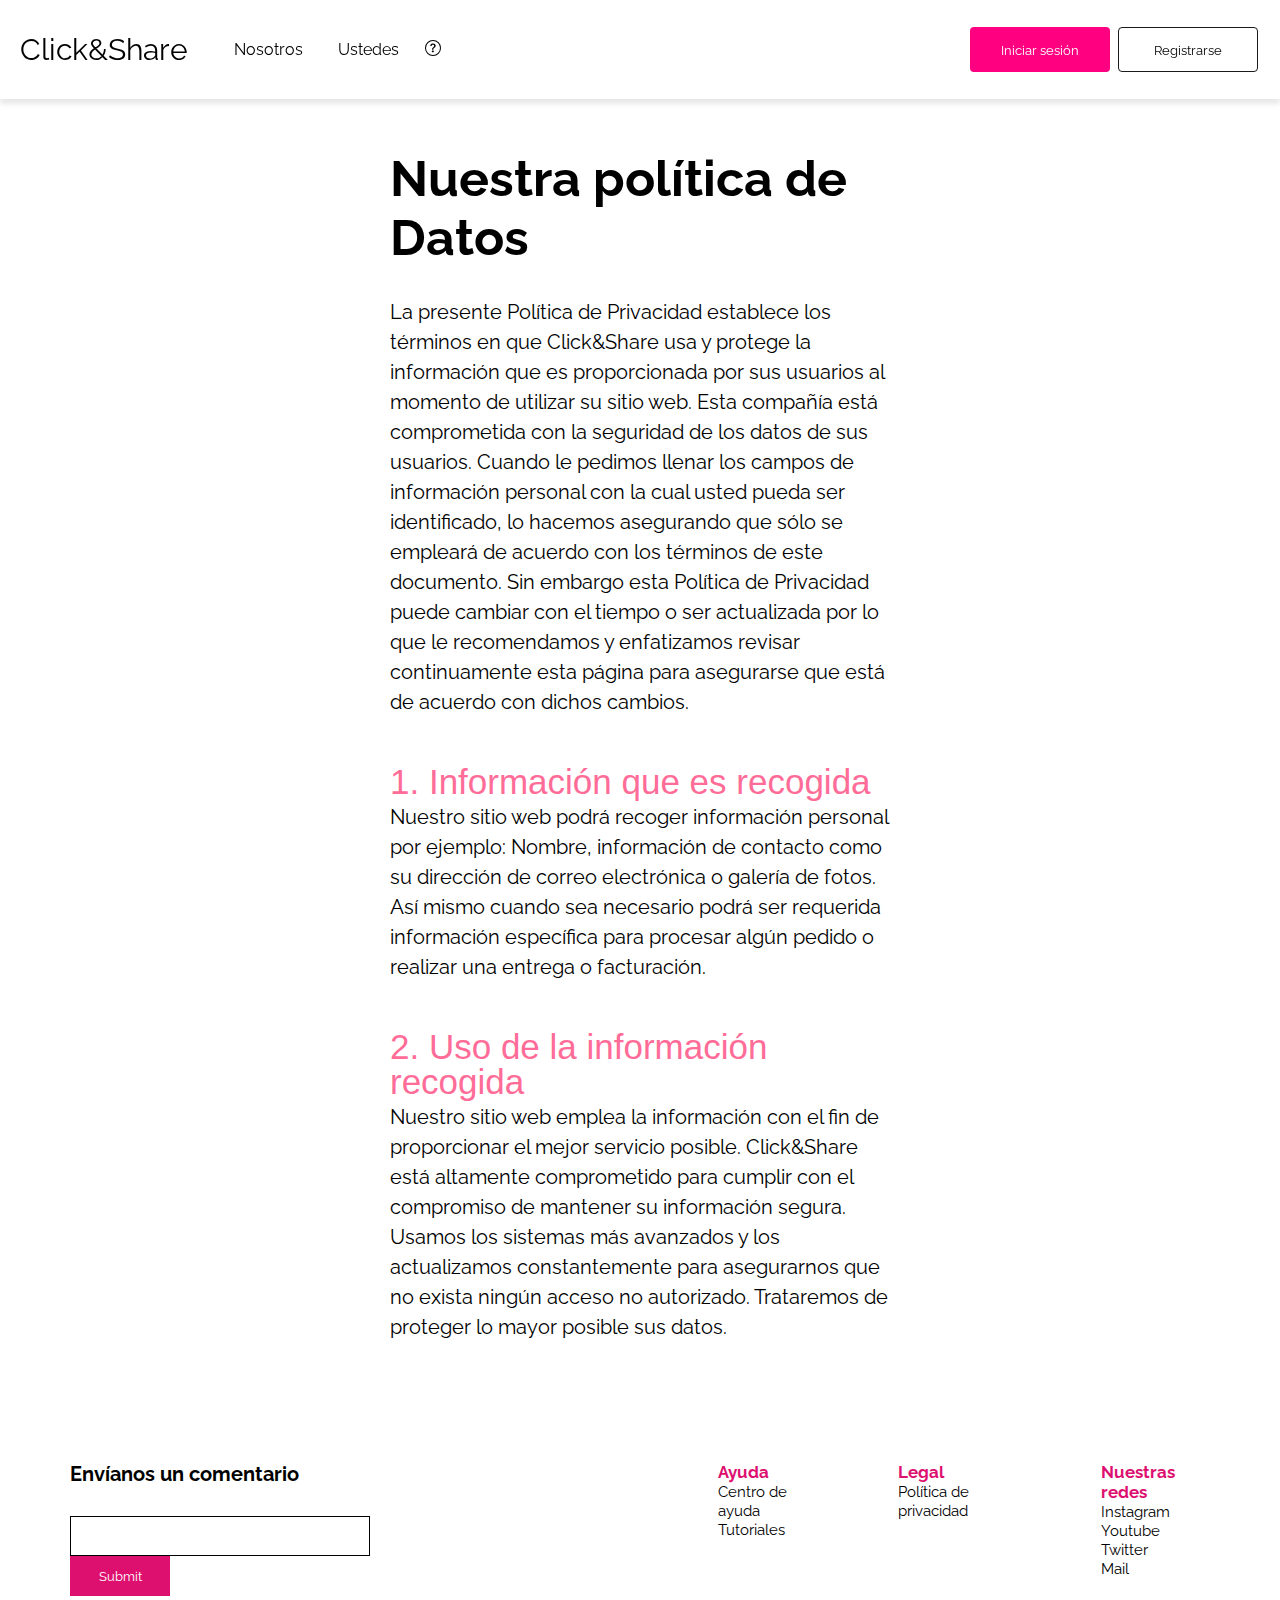
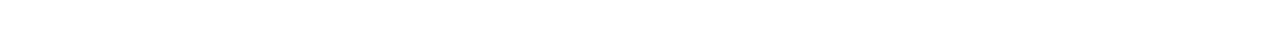
<file: src/paginas/footer/politica-priv.html>
<!DOCTYPE html>
<html lang="en">
<head>
    <meta charset="UTF-8">
    <meta http-equiv="X-UA-Compatible" content="IE=edge">
    <meta name="viewport" content="width=device-width, initial-scale=1.0">
    
    <title>Click&Share | Comparte tus mejores fotos | Política de privacidad </title>

    <!-- meta description  -->
    <meta name="description" content="Te invitamos a leer nuestra política de privacidad para asegurarnos que no haya
    ningún tipo de conflicto con nuestros usuarios.">

    <!-- meta keywords -->
    <meta name="keywords" content="política privacidad, privacidad, ley, términos y condiciones, Click&Share, privacidad Click&Share, app, politica de privacidad Click&Share">

    <!-- protocolo open graph  -->
    <meta property="og:title" content="Click&Share Official Site | Política de privacidad">
    <meta property="og:image" content="https://i.ibb.co/M7Mwc0p/logo-og.png">

    <!-- icono en la pestaña  -->
    <link rel="shortcut icon" href="../../fotos/favicon.png" />
    
    <!-- CSS LINK -->
    <link rel="stylesheet" href="../../../scss/style.css">

    <!-- bootstrap -->
    <link href="https://cdn.jsdelivr.net/npm/bootstrap@5.1.3/dist/css/bootstrap.min.css" rel="stylesheet" integrity="sha384-1BmE4kWBq78iYhFldvKuhfTAU6auU8tT94WrHftjDbrCEXSU1oBoqyl2QvZ6jIW3" crossorigin="anonymous">

    <!-- java script  -->
    <script defer src="../../../javascript/mainVars.js"></script>

    <script defer src="../../../javascript/footer/footerHTML.js"></script>
    <script defer src="../../../javascript/footer/footer.js"></script>
    
    <script defer src="../../../javascript/header/headerHTML.js"></script>

</head>
<body id="Pfooter2">
    <header></header>

    <div class="politica-priv">
        <h2>Nuestra política de Datos</h2>

        <p>
            La presente Política de Privacidad establece los términos en que Click&Share  usa y protege la información que es proporcionada por sus usuarios al momento de utilizar su sitio web. 
            Esta compañía está comprometida con la seguridad de los datos de sus usuarios. Cuando le pedimos llenar los campos de información personal con la cual usted pueda ser identificado, lo 
            hacemos asegurando que sólo se empleará de acuerdo con los términos de este documento. Sin embargo esta Política de Privacidad puede cambiar con el tiempo o ser actualizada por lo que le recomendamos y 
            enfatizamos revisar continuamente esta página para asegurarse que está de acuerdo con dichos cambios.
        </p>
        <p>
            <span>1. Información que es recogida</span> <br>
            Nuestro sitio web podrá recoger información personal por ejemplo: Nombre,  información de contacto como  su dirección de correo 
            electrónica o galería de fotos. Así mismo cuando sea necesario podrá ser requerida información específica para procesar algún pedido o realizar una entrega o facturación.


        </p>
        <p>
            <span>2. Uso de la información recogida</span><br>
            Nuestro sitio web emplea la información con el fin de proporcionar el mejor servicio posible. 
            Click&Share está altamente comprometido para cumplir con el compromiso de mantener su información segura. Usamos los sistemas más avanzados y los actualizamos constantemente para asegurarnos que no 
            exista ningún acceso no autorizado. Trataremos de proteger lo mayor posible sus datos.
        </p>
    </div> 
    
    <footer></footer>

    <script src="https://cdn.jsdelivr.net/npm/bootstrap@5.1.3/dist/js/bootstrap.bundle.min.js" integrity="sha384-ka7Sk0Gln4gmtz2MlQnikT1wXgYsOg+OMhuP+IlRH9sENBO0LRn5q+8nbTov4+1p" crossorigin="anonymous"></script>
    <script src="https://cdn.jsdelivr.net/npm/@popperjs/core@2.10.2/dist/umd/popper.min.js" integrity="sha384-7+zCNj/IqJ95wo16oMtfsKbZ9ccEh31eOz1HGyDuCQ6wgnyJNSYdrPa03rtR1zdB" crossorigin="anonymous"></script>
    <script src="https://cdn.jsdelivr.net/npm/bootstrap@5.1.3/dist/js/bootstrap.min.js" integrity="sha384-QJHtvGhmr9XOIpI6YVutG+2QOK9T+ZnN4kzFN1RtK3zEFEIsxhlmWl5/YESvpZ13" crossorigin="anonymous"></script>
</body>
</html>
</file>
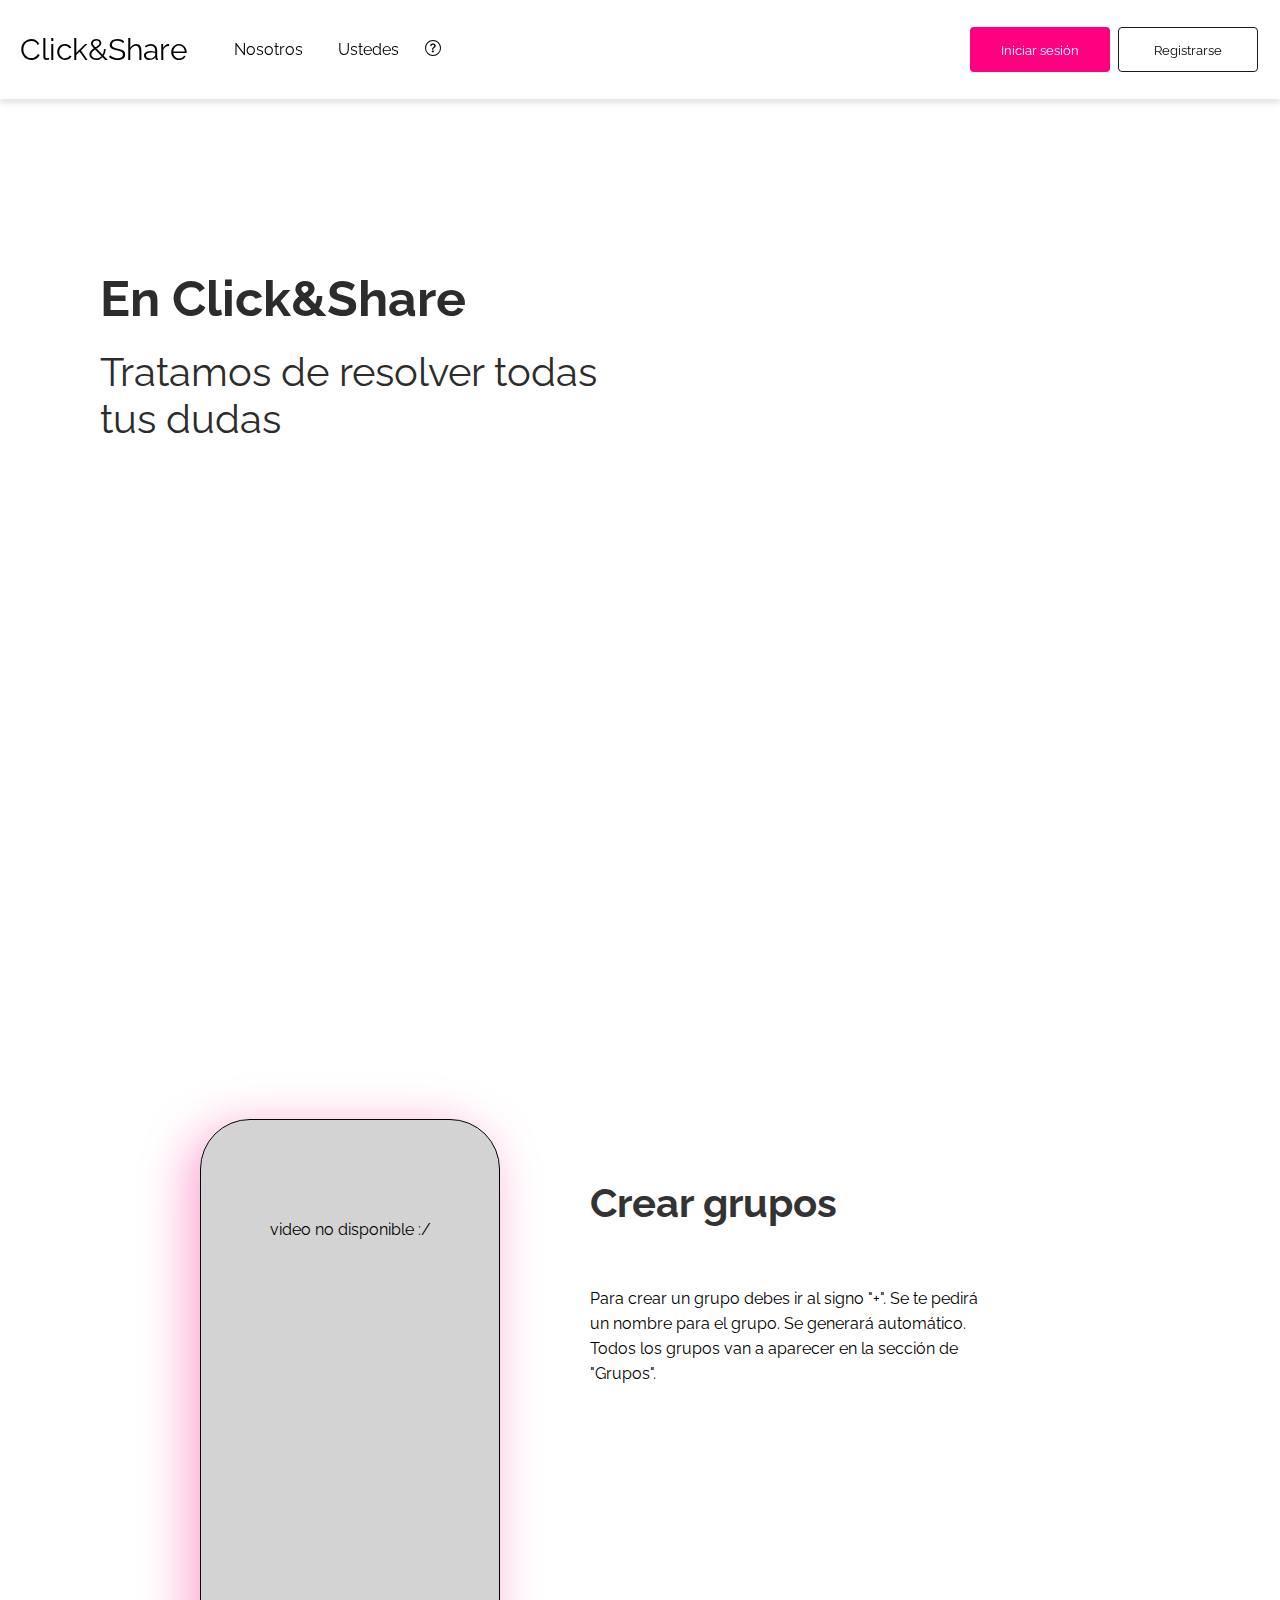
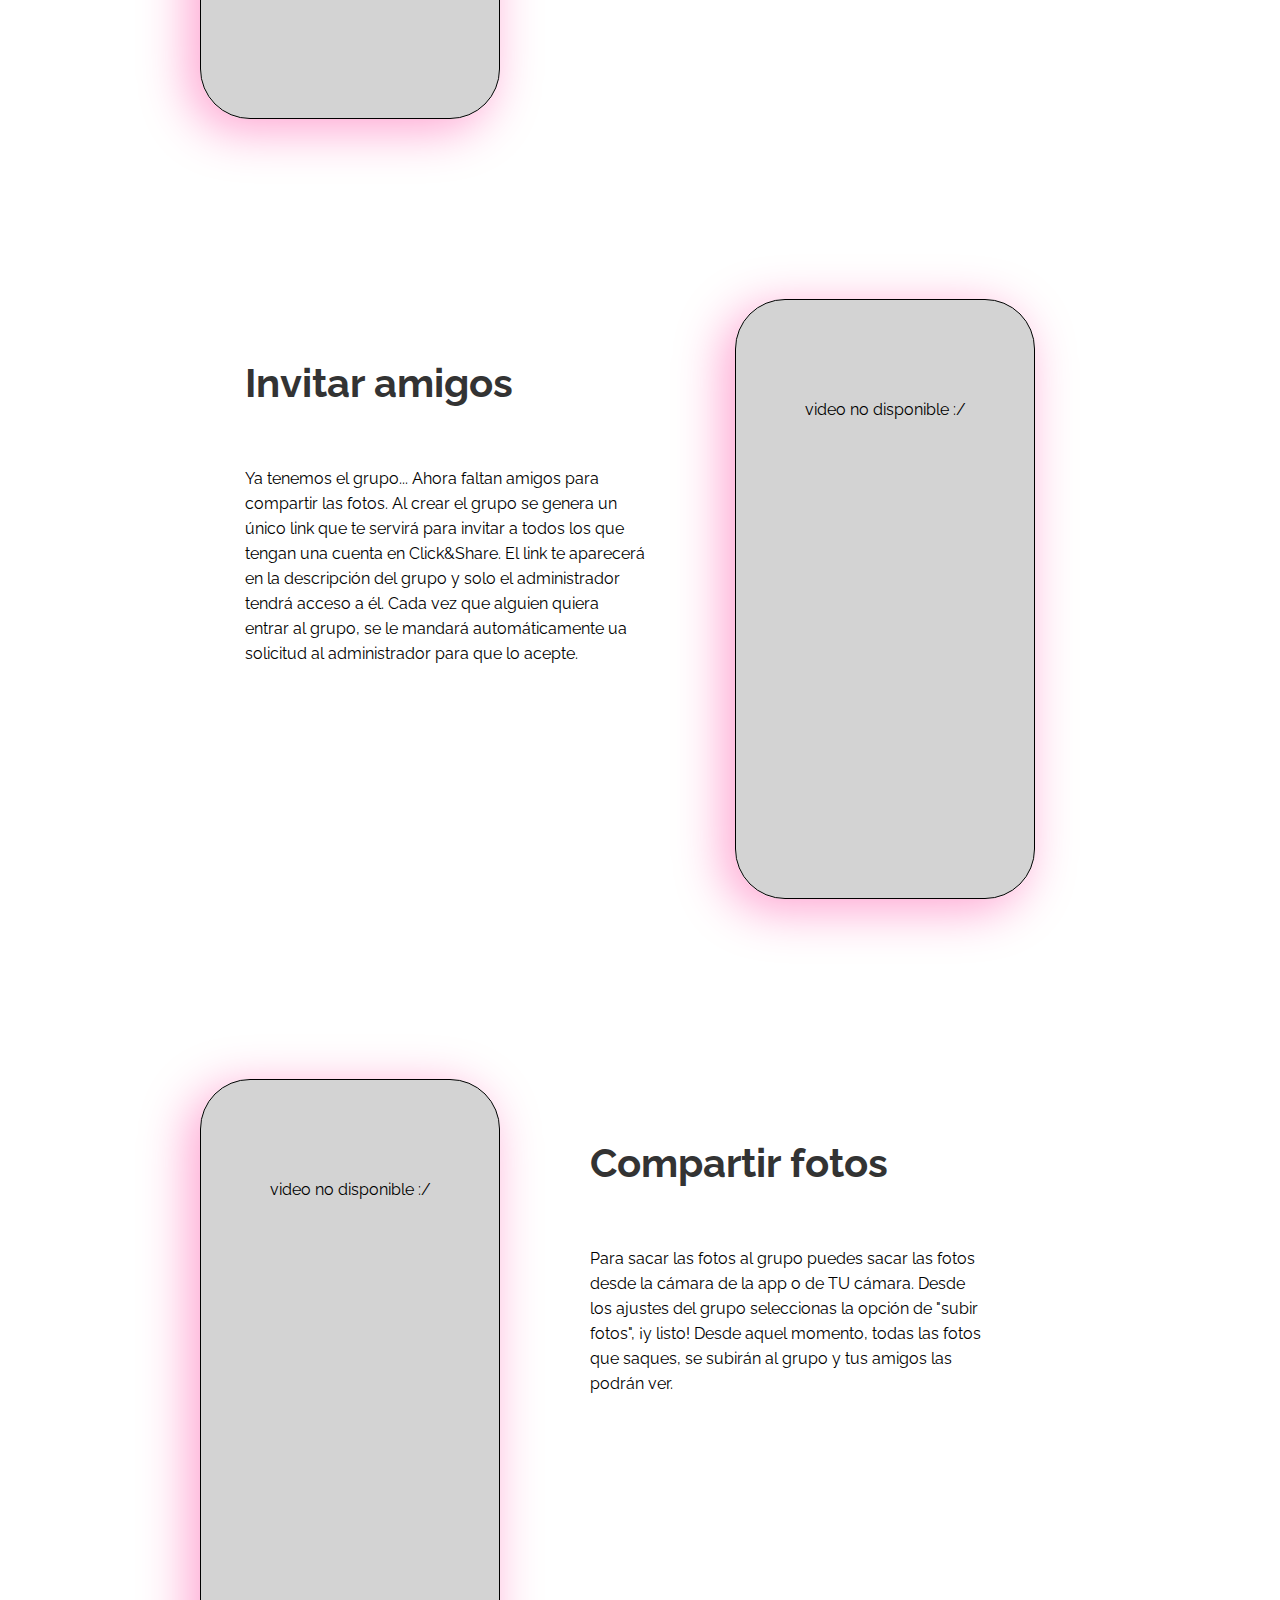
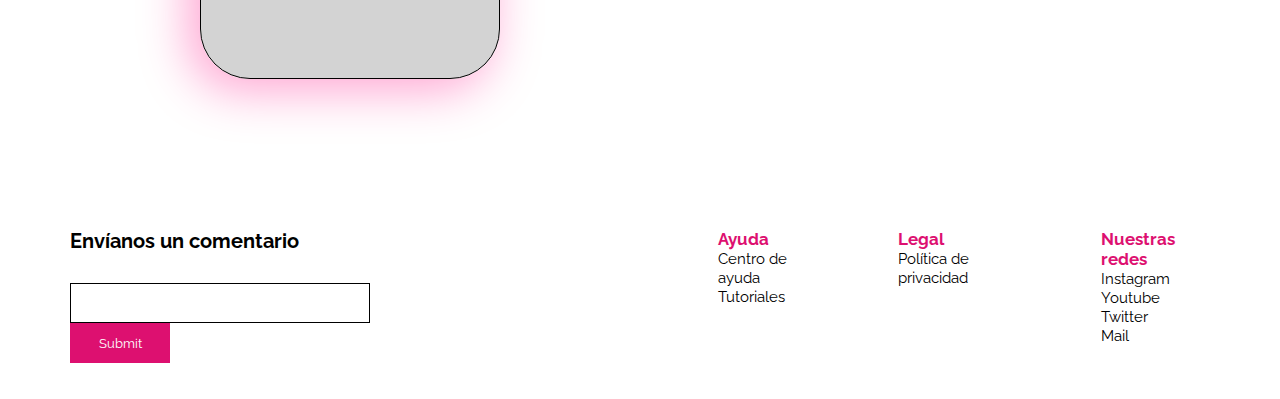
<file: src/paginas/footer/tutoriales.html>
<!DOCTYPE html>
<html lang="en">
<head>
    <meta charset="UTF-8">
    <meta http-equiv="X-UA-Compatible" content="IE=edge">
    <meta name="viewport" content="width=device-width, initial-scale=1.0">
    <title>Click&Share | Comparte tus mejores fotos | Tutoriales</title>

    <!-- meta description  -->
    <meta name="description" content="¿En qué podemos ayudarte? Cualquier duda siempre a tu servicio. Descubre nuestros tutoriales
    así logramos solucionar cualquier inquietud.">

    <!-- meta keywords -->
    <meta name="keywords" content="tutoriales, tutoriales Click&Share, funcionar, ayuda Click&Share, Click&Share, app">

    <!-- protocolo open graph  -->
    <meta property="og:title" content="Click&Share Official Site | Tutoriales">
    <meta property="og:image" content="https://i.ibb.co/M7Mwc0p/logo-og.png">

    <!-- icono en la pestaña  -->
    <link rel="shortcut icon" href="../../fotos/favicon.png" />
    
    <!-- CSS LINK -->
    <link rel="stylesheet" href="../../../scss/style.css">

    <!-- bootstrap -->
    <link href="https://cdn.jsdelivr.net/npm/bootstrap@5.1.3/dist/css/bootstrap.min.css" rel="stylesheet" integrity="sha384-1BmE4kWBq78iYhFldvKuhfTAU6auU8tT94WrHftjDbrCEXSU1oBoqyl2QvZ6jIW3" crossorigin="anonymous">

    <!-- java script  -->
    <script defer src="../../../javascript/mainVars.js"></script>

    <script defer src="../../../javascript/footer/footerHTML.js"></script>
    <script defer src="../../../javascript/footer/footer.js"></script>
    
    <script defer src="../../../javascript/header/headerHTML.js"></script>
</head>

<body id="Pfooter3" class="body-tuto">
    <header></header>
    <section class="inicio-t">
        <div class="img-t">
            <h5>En Click&Share</h5>
            <p>Tratamos de resolver todas <br>tus dudas</p>
        </div>
    </section>
    <section id="grupos" class="tutoriales" >
        <div class="videos">
            <p>video no disponible :/</p>
        </div>
        
        <div class="texto-explicacion">
            <h5>Crear grupos</h5>
            <p>Para crear un grupo debes ir al signo "+". Se te pedirá
                un nombre para el grupo. Se generará automático. Todos los grupos
                van a aparecer en la sección de "Grupos".
            </p>
        </div>
    </section>
    <section id="invitar" class="tutoriales" >
        <div class="videos">
            <p>video no disponible :/</p>
        </div>
        
        <div class="texto-explicacion">
            <h5>Invitar amigos</h5>
            <p>
                Ya tenemos el grupo... Ahora faltan amigos para compartir las fotos.
                Al crear el grupo se genera un único link que te servirá para invitar a 
                todos los que tengan una cuenta en Click&Share.
                El link te aparecerá en la descripción del grupo y solo el administrador
                tendrá acceso a él.
                Cada vez que alguien quiera entrar al grupo, se le mandará automáticamente ua solicitud
                al administrador para que lo acepte.
            </p>
        </div>
    </section>
    <section id="fotos" class="tutoriales" >
        <div class="videos">
            <p>video no disponible :/</p>
        </div>
        
        <div class="texto-explicacion">
            <h5>Compartir fotos</h5>
            <p>Para sacar las fotos al grupo puedes sacar las fotos
                desde la cámara de la app o de TU cámara. Desde los ajustes
                del grupo seleccionas la opción de "subir fotos", ¡y listo!
                Desde aquel momento, todas las fotos que saques, se subirán al
                grupo y tus amigos las podrán ver.
            </p>
        </div>
    </section>

    
    <footer></footer>

    <script src="https://cdn.jsdelivr.net/npm/bootstrap@5.1.3/dist/js/bootstrap.bundle.min.js" integrity="sha384-ka7Sk0Gln4gmtz2MlQnikT1wXgYsOg+OMhuP+IlRH9sENBO0LRn5q+8nbTov4+1p" crossorigin="anonymous"></script>
    <script src="https://cdn.jsdelivr.net/npm/@popperjs/core@2.10.2/dist/umd/popper.min.js" integrity="sha384-7+zCNj/IqJ95wo16oMtfsKbZ9ccEh31eOz1HGyDuCQ6wgnyJNSYdrPa03rtR1zdB" crossorigin="anonymous"></script>
    <script src="https://cdn.jsdelivr.net/npm/bootstrap@5.1.3/dist/js/bootstrap.min.js" integrity="sha384-QJHtvGhmr9XOIpI6YVutG+2QOK9T+ZnN4kzFN1RtK3zEFEIsxhlmWl5/YESvpZ13" crossorigin="anonymous"></script>
</body>
</html>
</file>
<file: scss/style.css>
@import url("https://fonts.googleapis.com/css2?family=Montserrat:wght@400;500;600&family=Raleway:ital,wght@0,200;0,500;0,600;0,700;0,900;1,300;1,400;1,500;1,600;1,700&display=swap");
* {
  margin: 0px;
  padding: 0px;
  font-family: 'Questrial', sans-serif;
  scroll-behavior: smooth;
  -webkit-box-sizing: border-box;
          box-sizing: border-box;
}

/*generales*/
.centro-ayuda .preguntas-destacadas .todas-pregs .preguntas div {
  -webkit-box-shadow: 0 5px 20px rgba(0, 0, 0, 0.15);
          box-shadow: 0 5px 20px rgba(0, 0, 0, 0.15);
}

@-webkit-keyframes entrada {
  0% {
    opacity: 0%;
    bottom: 50px;
  }
  100% {
    opacity: 100%;
    bottom: 0px;
  }
}

@keyframes entrada {
  0% {
    opacity: 0%;
    bottom: 50px;
  }
  100% {
    opacity: 100%;
    bottom: 0px;
  }
}

@-webkit-keyframes opacidad {
  0% {
    opacity: 0%;
  }
  100% {
    opacity: 100%;
  }
}

@keyframes opacidad {
  0% {
    opacity: 0%;
  }
  100% {
    opacity: 100%;
  }
}

#inicio {
  width: 100%;
  padding: 10%;
  text-align: center;
  color: white;
  /*fondo*/
  display: block;
  background-size: cover;
  background-image: url("../src/fotos/neon.webp");
  background-repeat: no-repeat;
  background-attachment: fixed;
  /*textos*/
}

#inicio h1 {
  padding-top: 100px;
  font-size: 100px;
  text-align: center;
  color: white;
  word-wrap: break-word;
}

#inicio h4 {
  font-size: 17px;
}

header {
  margin: 0 0 20px 0;
  padding: 25px 20px;
  position: -webkit-sticky;
  position: sticky;
  top: 0%;
  -webkit-box-shadow: 0px 5px 5px rgba(0, 0, 0, 0.096);
          box-shadow: 0px 5px 5px rgba(0, 0, 0, 0.096);
  z-index: 4;
  background-color: white;
}

header nav {
  display: -webkit-box;
  display: -ms-flexbox;
  display: flex;
  -webkit-box-orient: horizontal;
  -webkit-box-direction: normal;
      -ms-flex-direction: row;
          flex-direction: row;
  -webkit-box-pack: justify;
      -ms-flex-pack: justify;
          justify-content: space-between;
  -webkit-box-align: center;
      -ms-flex-align: center;
          align-items: center;
}

header nav a {
  color: black;
  text-decoration: none;
}

header nav a:hover {
  color: black;
}

header nav .menu-paginas {
  display: -webkit-box;
  display: -ms-flexbox;
  display: flex;
  -webkit-box-orient: horizontal;
  -webkit-box-direction: normal;
      -ms-flex-direction: row;
          flex-direction: row;
  -webkit-box-pack: start;
      -ms-flex-pack: start;
          justify-content: start;
  -webkit-box-align: center;
      -ms-flex-align: center;
          align-items: center;
}

header nav .menu-paginas .clickshare {
  font-size: 30px;
  margin-right: 30px;
}

header nav .menu-paginas .items-menu {
  display: -webkit-box;
  display: -ms-flexbox;
  display: flex;
  -webkit-box-orient: horizontal;
  -webkit-box-direction: normal;
      -ms-flex-direction: row;
          flex-direction: row;
  -webkit-box-pack: start;
      -ms-flex-pack: start;
          justify-content: start;
  padding-left: 0px;
  margin-bottom: 0px;
}

header nav .menu-paginas .items-menu li {
  display: -webkit-box;
  display: -ms-flexbox;
  display: flex;
  -webkit-box-orient: horizontal;
  -webkit-box-direction: normal;
      -ms-flex-direction: row;
          flex-direction: row;
  -webkit-box-pack: center;
      -ms-flex-pack: center;
          justify-content: center;
  -webkit-box-align: center;
      -ms-flex-align: center;
          align-items: center;
  width: 100px;
  height: 40px;
  border-radius: 4px;
  -webkit-transition: all 0.2s;
  transition: all 0.2s;
}

header nav .menu-paginas .items-menu li:hover {
  -webkit-transform: translateY(-3px);
          transform: translateY(-3px);
}

header nav .menu-paginas .items-menu .help {
  text-align: start;
  width: 30px;
}

header nav .botones {
  text-align: end;
}

header nav .botones button {
  width: 140px;
  height: 45px;
  margin: 2px;
  border-radius: 4px;
}

header nav .botones .iniciar-sesion {
  border: none;
  background-color: #ff0080;
}

header nav .botones .iniciar-sesion a {
  color: white;
}

header nav .botones .iniciar-sesion:hover {
  background-color: #da006d;
}

header nav .botones .registrarse {
  background: none;
  border: 0.4px solid #1a1a1a;
}

header nav .espacio {
  width: 200px;
}

.boton {
  background-color: white;
  width: 200px;
  height: 45px;
  border-radius: 4rem;
  border: none;
  margin: 2rem 0 3rem;
  -webkit-transition: all 0.3s;
  transition: all 0.3s;
}

.boton:hover {
  -webkit-transform: scale(0.9);
          transform: scale(0.9);
  background-color: #e6e6e6;
}

.boton a {
  text-decoration: none;
  color: #cf4f87;
  font-size: 20px;
}

.boton a:hover {
  color: #dd1070;
}

#pasos {
  margin: 0px;
}

#pasos h2 {
  margin: 100px 0px;
  font-size: 70px;
  text-align: center;
  color: black;
  position: -webkit-sticky;
  position: sticky;
  top: 23%;
}

#pasos div {
  background-size: cover;
}

#pasos div h5, #pasos div p {
  font-size: 15px;
  padding: 30px 30px 0px 30px;
  color: white;
}

#pasos div h5 {
  font-size: 45px;
}

#pasos .cuadrado1 {
  background-color: #9C19E0;
  display: inline;
  float: left;
}

#pasos .cuadrado2 {
  background-color: #49FF00;
  display: inline;
  float: left;
}

#pasos .cuadrado3 {
  background-color: #FF5DA2;
}

#pasos .cuadrado4 {
  background-color: #F4A442;
}

#pasos .cuadrado-vacio1 {
  display: inline-block;
  background-size: cover;
  background-image: url("https://i.ibb.co/f0ZddYz/colores.webp");
  background-repeat: no-repeat;
}

#pasos .cuadrado-vacio2 {
  display: inline-block;
  background-size: cover;
  background-image: url("https://i.ibb.co/WBcmbx8/polvos.webp");
  background-repeat: no-repeat;
}

#ustedes {
  background-color: #dd1070;
}

#ustedes h2 {
  font-size: 70px;
  text-align: center;
  color: white;
  position: -webkit-sticky;
  position: sticky;
  top: 30%;
  padding-bottom: 30px;
}

#ustedes .conteiners {
  display: -webkit-box;
  display: -ms-flexbox;
  display: flex;
  -webkit-box-orient: vertical;
  -webkit-box-direction: normal;
      -ms-flex-direction: column;
          flex-direction: column;
  -webkit-box-pack: justify;
      -ms-flex-pack: justify;
          justify-content: space-between;
  -ms-flex-wrap: wrap;
      flex-wrap: wrap;
  padding: 40px 0;
}

#ustedes .conteiners div {
  display: block;
  position: -webkit-sticky;
  position: sticky;
  top: 50%;
  text-align: left;
  border-radius: 15px;
  background-color: white;
}

#ustedes .conteiners div .comillas {
  padding: 50px 50px 0 50px;
  font-size: 80px;
}

#ustedes .conteiners div p {
  font-size: 20px;
  padding: 0px 40px;
}

#nosotros {
  -webkit-box-align: center;
      -ms-flex-align: center;
          align-items: center;
  text-align: start;
  color: black;
  padding: 100px;
}

#nosotros p {
  font-size: 15px;
  padding-top: 30px;
}

#nosotros h5 {
  font-size: 25px;
  font-weight: bold;
}

#nosotros .botonNosotros {
  width: 130px;
  height: 40px;
  background-color: white;
  border: 0.6px solid gray;
  -webkit-transition: all 0.1s;
  transition: all 0.1s;
}

#nosotros .botonNosotros a {
  color: black;
  text-decoration: none;
}

#nosotros .botonNosotros:hover {
  background-color: #ff0080;
}

#nosotros .botonNosotros:hover a {
  color: white;
}

#pre-footer {
  display: block;
  background-size: cover;
  background-image: url("../src/fotos/fondo-pre-footer.webp");
  background-repeat: no-repeat;
  padding: 250px 0px;
}

#pre-footer .item-pf {
  display: -webkit-box;
  display: -ms-flexbox;
  display: flex;
  -webkit-box-orient: vertical;
  -webkit-box-direction: normal;
      -ms-flex-direction: column;
          flex-direction: column;
  -webkit-box-pack: center;
      -ms-flex-pack: center;
          justify-content: center;
}

#pre-footer .item-pf h2 {
  display: inline;
  font-size: 60px;
  text-align: center;
  color: white;
}

#pre-footer .item-pf button {
  margin: 0 auto;
  display: inline;
}

footer {
  width: 100%;
  background-color: white;
}

footer .comments {
  text-align: start;
}

footer .comments .enviar label {
  display: -webkit-box;
  display: -ms-flexbox;
  display: flex;
  -webkit-box-orient: vertical;
  -webkit-box-direction: normal;
      -ms-flex-direction: column;
          flex-direction: column;
  -webkit-box-pack: start;
      -ms-flex-pack: start;
          justify-content: start;
  margin-top: 30px;
}

footer .comments .enviar label .comentarios {
  width: 300px;
  height: 40px;
  border: solid black 1.5px;
  -webkit-transition: all 0.3s;
  transition: all 0.3s;
  font-size: 20px;
  margin: 0;
  padding: 10px;
}

footer .comments .enviar label .mandar {
  width: 100px;
  height: 40px;
  background-color: #dd1070;
  color: white;
  border: none;
  margin-bottom: 30px;
  -webkit-transition: all 0.5s;
  transition: all 0.5s;
}

footer .comments .enviar label .mandar:hover {
  background-color: white;
  color: black;
  border: black solid 1px;
}

@media screen and (max-width: 1080px) {
  footer .comments .enviar label .graciasComentario {
    margin: 0 auto;
  }
}

footer .comments h4 {
  font-size: 20px;
  text-align: start;
  color: black;
}

footer .texts {
  grid-area: "text";
  display: -webkit-box;
  display: -ms-flexbox;
  display: flex;
  -webkit-box-orient: horizontal;
  -webkit-box-direction: normal;
      -ms-flex-direction: row;
          flex-direction: row;
  -webkit-box-pack: end;
      -ms-flex-pack: end;
          justify-content: end;
}

footer .texts div {
  margin: 0px 3rem;
}

footer .texts div ul li {
  list-style: none;
}

footer .texts div ul li a {
  text-decoration: none;
  font-size: 15px;
  color: black;
  margin-top: 10px;
  -webkit-transition: all 0.4s;
  transition: all 0.4s;
}

footer .texts div ul li a:hover {
  color: #ff8ec6;
  font-size: 16.5px;
}

footer .texts div ul h5 {
  font-size: 17px;
  font-weight: bold;
  color: #dd1070;
}

footer .texts div ul .ic-mobile {
  display: none;
}

.is {
  height: 100% !important;
  text-align: center;
  background-color: #fafaff;
}

.is .conteinerCompu {
  background-color: white;
  display: inline-block;
  border-radius: 40px;
  width: 500px;
  height: auto;
  -webkit-animation-name: entrada;
          animation-name: entrada;
  -webkit-animation-duration: 1.8s;
          animation-duration: 1.8s;
  position: relative;
  -webkit-box-shadow: 4px 10px 25px rgba(0, 0, 0, 0.15);
          box-shadow: 4px 10px 25px rgba(0, 0, 0, 0.15);
  margin-bottom: 10px;
}

.is h1 {
  font-size: 50px;
  margin: 30px auto 0px auto;
  color: #303030;
}

.is p:hover {
  text-decoration: underline;
}

.is p a {
  color: #161616;
  font-size: 15px;
  margin: 10px 0px 6px 0;
  -webkit-transition: all 0.3s;
  transition: all 0.3s;
  text-decoration: none;
}

.is p a:hover {
  color: #ff0080;
}

.is svg {
  display: -webkit-box;
  display: -ms-flexbox;
  display: flex;
  -webkit-box-orient: horizontal;
  -webkit-box-direction: normal;
      -ms-flex-direction: row;
          flex-direction: row;
  -webkit-box-pack: start;
      -ms-flex-pack: start;
          justify-content: flex-start;
  margin: 40px 50px 0px 50px;
  fill: #5f5f5f;
  -webkit-transition: all 0.3s;
  transition: all 0.3s;
}

.is svg:hover {
  -webkit-transform: scale(1.4);
          transform: scale(1.4);
}

.is .form {
  display: -webkit-box;
  display: -ms-flexbox;
  display: flex;
  -webkit-box-orient: vertical;
  -webkit-box-direction: normal;
      -ms-flex-direction: column;
          flex-direction: column;
  -webkit-box-pack: justify;
      -ms-flex-pack: justify;
          justify-content: space-between;
  -webkit-box-align: center;
      -ms-flex-align: center;
          align-items: center;
  margin: auto;
}

.is .form label {
  margin: 10px 0;
}

.is .form label .escribir {
  border: none;
  border-bottom: solid #000000 1px;
  outline: 0px;
  text-align: start;
  width: 350px;
  height: 40px;
  font-size: 15px;
  padding: 10px;
  background: none;
}

@media screen and (max-width: 500px) {
  .is .form label .escribir {
    width: 250px;
    height: 40px;
  }
}

.is .form label ::-webkit-input-placeholder {
  color: #afafaf;
}

.is .form label :-ms-input-placeholder {
  color: #afafaf;
}

.is .form label ::-ms-input-placeholder {
  color: #afafaf;
}

.is .form label ::placeholder {
  color: #afafaf;
}

.is .form label .submitError {
  font-size: 15px;
  text-align: start;
  color: #ff0062;
  margin-top: 10px;
  width: 350px;
}

@media screen and (max-width: 500px) {
  .is .form label .submitError {
    width: 250px;
  }
}

.is .form .registrarSubmit {
  margin: 0;
}

.r {
  margin: 0px;
}

.r .conteinerCompu {
  height: auto;
}

.boton {
  color: #353535;
  font-size: 20px;
}

.boton:hover {
  color: black;
}

@media screen and (max-width: 500px) {
  #pasos {
    display: -webkit-box;
    display: -ms-flexbox;
    display: flex;
    -webkit-box-orient: vertical;
    -webkit-box-direction: normal;
        -ms-flex-direction: column;
            flex-direction: column;
  }
  #inicio {
    width: 100%;
    height: 100vh;
    background-size: cover !important;
    background-attachment: scroll;
  }
  #inicio h1 {
    font-size: 50px;
  }
}

@media screen and (max-width: 500px) and (max-width: 345px) {
  #inicio h1 {
    font-size: 40px;
  }
}

@media screen and (max-width: 500px) {
  #inicio h4 {
    font-size: 16px;
  }
  #inicio button {
    -webkit-transform: scale(1);
            transform: scale(1);
  }
  #nosotros {
    padding: 20px;
  }
  #nosotros div p, #nosotros div p {
    font-size: 15px;
    word-wrap: break-word;
  }
  #nosotros div h5, #nosotros div h5 {
    font-size: 30px;
  }
  #pasos h2 {
    font-size: 40px;
  }
  #pasos div {
    width: 100%;
    height: 368.8px;
    position: -webkit-sticky;
    position: sticky;
    top: 45%;
  }
  #pasos div h5 {
    font-size: 30px;
  }
  #ustedes h2 {
    background-color: #dd1070;
    z-index: 3;
  }
  #ustedes .capa {
    background-color: #dd1070;
    z-index: 2;
    height: 200px;
    position: -webkit-sticky;
    position: sticky;
    top: 10%;
  }
  #ustedes .conteiners .conteiner1, #ustedes .conteiners .conteiner2 {
    padding-bottom: 150px;
  }
  #ustedes .conteiners div {
    position: static;
    height: 190px;
    margin: 30px;
  }
  #ustedes .conteiners div .gente {
    margin-left: 70px;
    position: relative;
    bottom: 150px;
    font-size: 15px;
  }
}

@media screen and (max-width: 500px) and (max-width: 365px) {
  #ustedes .conteiners div .gente {
    font-size: 12px;
  }
}

@media screen and (max-width: 500px) {
  #pre-footer .item-pf h2 {
    font-size: 50px;
  }
  .is {
    background-size: cover;
    height: 130vh;
  }
  .is svg {
    margin: 40px auto;
  }
  .is .conteinerCompu {
    display: inline;
    margin: 0 auto;
  }
  .centro-ayuda .busqueda h4 {
    font-size: 40px !important;
  }
  .centro-ayuda .busqueda div input {
    width: auto !important;
  }
  .centro-ayuda .preguntas {
    margin: auto;
  }
  .centro-ayuda .preguntas .contenedores {
    width: auto !important;
    max-width: 300px;
  }
  .body-tuto .header-tuto {
    width: 100%;
    height: 80px !important;
  }
  .body-tuto .header-tuto ul {
    display: -webkit-box;
    display: -ms-flexbox;
    display: flex;
    -webkit-box-orient: horizontal !important;
    -webkit-box-direction: normal !important;
        -ms-flex-direction: row !important;
            flex-direction: row !important;
    -ms-flex-pack: distribute !important;
        justify-content: space-around !important;
    position: relative;
    bottom: 40px;
  }
  .body-tuto .texto-explicacion {
    max-width: 100%;
  }
  .body-tuto .texto-explicacion h5, .body-tuto .texto-explicacion p {
    font-size: 12px;
    margin-right: 0px !important;
    padding: 0 50px;
  }
}

@media screen and (max-width: 500px) and (max-width: 310px) {
  .body-tuto .videos {
    -webkit-transform: scale(0.7);
            transform: scale(0.7);
  }
}

@media screen and (min-width: 961px) {
  header .menu-mobile .list-mobile {
    display: none;
  }
  #pasos {
    display: -webkit-box;
    display: -ms-flexbox;
    display: flex;
    -webkit-box-orient: horizontal;
    -webkit-box-direction: normal;
        -ms-flex-direction: row;
            flex-direction: row;
    -webkit-box-pack: justify;
        -ms-flex-pack: justify;
            justify-content: space-between;
  }
  #pasos div {
    width: 33.3333%;
    height: 368.8px;
    position: -webkit-sticky;
    position: sticky;
    top: 53.5%;
    -ms-flex-wrap: wrap;
        flex-wrap: wrap;
  }
}

@media screen and (min-width: 961px) and (max-width: 1140px) {
  #pasos div h5 {
    font-size: 30px;
  }
}

@media screen and (min-width: 961px) {
  #pasos .cuadrado4 {
    margin: 0px 33.3%;
  }
  #ustedes .conteiners {
    padding: 40px;
  }
  #ustedes .conteiners div {
    position: -webkit-sticky;
    position: sticky;
    top: 50%;
    width: 30%;
  }
  #ustedes .conteiners .conteiner1 {
    margin-top: 700px;
  }
  #ustedes .conteiners .conteiner2 {
    margin: auto;
  }
  #ustedes .conteiners .conteiner3 {
    margin-left: 70%;
  }
  footer {
    display: -ms-grid;
    display: grid;
    -ms-grid-rows: 100px;
        grid-template-rows: 100px;
    -ms-grid-columns: (50%)[2];
        grid-template-columns: repeat(2, 50%);
    grid-gap: 30px;
    padding: 70px;
  }
  footer .texts div {
    text-align: start;
  }
  .preguntas-destacadas .todas-pregs {
    display: -webkit-box;
    display: -ms-flexbox;
    display: flex;
    -webkit-box-orient: horizontal !important;
    -webkit-box-direction: normal !important;
        -ms-flex-direction: row !important;
            flex-direction: row !important;
    -webkit-box-pack: center;
        -ms-flex-pack: center;
            justify-content: center;
  }
  .body-tuto .tutoriales .texto-explicacion {
    margin: 100px 90px;
  }
}

@media screen and (min-width: 500px) and (max-width: 961px) {
  #inicio {
    background-attachment: scroll;
  }
}

@media screen and (min-width: 500px) and (max-width: 961px) and (min-width: 500px) and (max-width: 663px) {
  #inicio h1 {
    font-size: 42px;
  }
}

@media screen and (min-width: 500px) and (max-width: 961px) {
  #pasos div {
    width: 50%;
    height: 368.8px;
    position: -webkit-sticky;
    position: sticky;
    top: 50%;
  }
  #pasos div h5 {
    font-size: 27px;
  }
}

@media screen and (min-width: 500px) and (max-width: 961px) and (max-width: 1140px) {
  #pasos div p {
    padding-top: 20px;
    font-size: 18px;
  }
}

@media screen and (min-width: 500px) and (max-width: 961px) {
  #ustedes h2 {
    padding-bottom: 150px;
  }
  #ustedes .conteiners {
    padding: 10px 60px;
  }
  #ustedes .conteiners div {
    margin: 100px 0px;
    height: 350px;
    padding-bottom: 150px;
  }
  footer {
    padding: 30px;
    display: -webkit-box;
    display: -ms-flexbox;
    display: flex;
    -webkit-box-orient: vertical;
    -webkit-box-direction: normal;
        -ms-flex-direction: column;
            flex-direction: column;
  }
  footer .comments {
    -webkit-box-ordinal-group: 3;
        -ms-flex-order: 2;
            order: 2;
  }
  footer .texts {
    margin: 0px;
    -webkit-box-ordinal-group: 2;
        -ms-flex-order: 1;
            order: 1;
  }
  footer .texts div {
    margin: 0px;
  }
  .centro-ayuda .busqueda div input {
    width: 300px;
    margin: auto;
  }
  .centro-ayuda .preguntas-destacadas .todas-pregs div {
    margin: auto;
  }
  .centro-ayuda .preguntas-destacadas .todas-pregs div .contenedores {
    width: 400px !important;
  }
}

@media screen and (max-width: 961px) {
  .body-tuto .inicio-t {
    background-attachment: scroll !important;
    background-size: 100%;
  }
  .body-tuto .inicio-t .img-t {
    max-width: 300%;
    padding-left: 20px !important;
  }
  .body-tuto .inicio-t .img-t h5, .body-tuto .inicio-t .img-t p {
    -webkit-transform: scale(0.7);
            transform: scale(0.7);
  }
  .body-tuto .tutoriales .texto-explicacion {
    font-size: 15px;
    margin: 50px 30px;
  }
  .body-tuto .tutoriales .texto-explicacion p, .body-tuto .tutoriales .texto-explicacion h5 {
    margin-right: 50px;
  }
}

@media screen and (max-width: 961px) and (min-width: 640px) {
  .body-tuto .tutoriales .texto-explicacion {
    width: 190px !important;
  }
}

@media screen and (max-width: 961px) and (max-width: 640px) {
  .body-tuto .tutoriales {
    display: -webkit-box;
    display: -ms-flexbox;
    display: flex;
    -webkit-box-orient: vertical !important;
    -webkit-box-direction: reverse !important;
        -ms-flex-direction: column-reverse !important;
            flex-direction: column-reverse !important;
    -webkit-box-pack: center;
        -ms-flex-pack: center;
            justify-content: center;
    text-align: center;
  }
  .body-tuto .tutoriales .texto-explicacion, .body-tuto .tutoriales .videos {
    margin: 30px auto !important;
  }
}

@media screen and (max-width: 961px) and (max-width: 600px) {
  .is .conteinerCompu {
    background: none;
    -webkit-box-shadow: none;
            box-shadow: none;
  }
}

@media screen and (max-width: 470px) {
  .politica-priv {
    width: 300px !important;
  }
}

@media screen and (max-width: 961px) {
  header .menu-mobile {
    display: -webkit-inline-box;
    display: -ms-inline-flexbox;
    display: inline-flex;
    -webkit-box-orient: vertical;
    -webkit-box-direction: normal;
        -ms-flex-direction: column;
            flex-direction: column;
  }
  header .menu-mobile svg {
    display: inline;
  }
  header .menu-mobile div {
    background-color: white;
    display: none;
    position: absolute;
    left: 0px;
    width: 200px;
    height: 100vh;
  }
  header .menu-mobile:hover div {
    display: inline;
  }
}

@media screen and (max-width: 1080px) {
  footer, footer .comments .enviar label, footer .texts {
    display: -webkit-box;
    display: -ms-flexbox;
    display: flex;
    -webkit-box-orient: vertical;
    -webkit-box-direction: normal;
        -ms-flex-direction: column;
            flex-direction: column;
  }
  footer .comments {
    -webkit-box-ordinal-group: 3;
        -ms-flex-order: 2;
            order: 2;
    margin-bottom: 30px;
  }
  footer .comments h4 {
    text-align: center;
  }
  footer .comments .enviar label .comentarios, footer .comments .enviar label .mandar {
    margin: 10px auto;
  }
  footer .comments .enviar label .comentarios {
    width: 250px;
  }
  footer .texts {
    -webkit-box-ordinal-group: 2;
        -ms-flex-order: 1;
            order: 1;
    margin: 30px 0;
  }
  footer .texts div {
    margin: 20px auto;
    text-align: center;
  }
  footer .texts div ul {
    padding: 0px;
  }
  footer .texts .redes .ic-mobile {
    display: inline;
    margin: 0px 10px;
  }
  footer .texts .redes .ic-compu {
    display: none;
  }
}

.centro-ayuda .busqueda {
  background-color: #202020;
  background-attachment: fixed;
  padding: 130px 0;
  margin: 30px 30px;
  border-radius: 10px;
  width: auto200px;
  height: auto50px;
}

.centro-ayuda .busqueda h4 {
  font-size: 60px;
  text-align: center;
  color: white;
  -webkit-animation-name: entrada;
          animation-name: entrada;
  -webkit-animation-duration: 1s;
          animation-duration: 1s;
  position: relative;
}

.centro-ayuda .busqueda .buscar {
  text-align: center;
}

.centro-ayuda .busqueda .buscar input {
  width: 500px;
  height: 40px;
  margin: 50px 20px;
  padding: 0 10px;
  -webkit-animation-name: entrada;
          animation-name: entrada;
  -webkit-animation-duration: 1.5s;
          animation-duration: 1.5s;
  position: relative;
}

.centro-ayuda .busqueda .buscar button {
  height: 40px;
  background: none;
  border: none;
  fill: white;
  -webkit-transition: all 0.5s;
  transition: all 0.5s;
  -webkit-animation-name: entrada;
          animation-name: entrada;
  -webkit-animation-duration: 1.5s;
          animation-duration: 1.5s;
  position: relative;
}

.centro-ayuda .busqueda .buscar button:hover {
  -webkit-transform: scale(1.3);
          transform: scale(1.3);
}

.centro-ayuda .preguntas-destacadas {
  padding: 50px 0 10vh 0;
  background-color: white;
}

.centro-ayuda .preguntas-destacadas h5 {
  font-size: 30px;
  text-align: center;
  color: black;
  margin: 30px;
}

.centro-ayuda .preguntas-destacadas .todas-pregs {
  display: -webkit-box;
  display: -ms-flexbox;
  display: flex;
  -webkit-box-orient: vertical;
  -webkit-box-direction: normal;
      -ms-flex-direction: column;
          flex-direction: column;
  -webkit-box-pack: center;
      -ms-flex-pack: center;
          justify-content: center;
}

.centro-ayuda .preguntas-destacadas .todas-pregs .preguntas {
  display: -webkit-box;
  display: -ms-flexbox;
  display: flex;
  -webkit-box-orient: vertical;
  -webkit-box-direction: normal;
      -ms-flex-direction: column;
          flex-direction: column;
  -webkit-box-pack: initial;
      -ms-flex-pack: initial;
          justify-content: initial;
}

.centro-ayuda .preguntas-destacadas .todas-pregs .preguntas div {
  border-radius: 20px;
  margin: 10px;
  padding: 20px;
  width: 470px;
  height: 80px;
  -webkit-transition: all 0.8s ease;
  transition: all 0.8s ease;
  cursor: pointer;
}

.centro-ayuda .preguntas-destacadas .todas-pregs .preguntas div p {
  margin-bottom: 10px;
  line-height: 25px;
}

.centro-ayuda .preguntas-destacadas .todas-pregs .preguntas div:hover {
  height: 200px;
}

.centro-ayuda .preguntas-destacadas .todas-pregs .preguntas div:hover .ans {
  -webkit-animation-name: animacion-ans;
          animation-name: animacion-ans;
  -webkit-animation-duration: 1s;
          animation-duration: 1s;
  opacity: 100;
}

@-webkit-keyframes animacion-ans {
  0% {
    opacity: 0;
  }
  30% {
    opacity: 0;
  }
  100% {
    opacity: 100;
  }
}

@keyframes animacion-ans {
  0% {
    opacity: 0;
  }
  30% {
    opacity: 0;
  }
  100% {
    opacity: 100;
  }
}

.centro-ayuda .preguntas-destacadas .todas-pregs .preguntas div .ans {
  -webkit-transition: all 0.2s ease-in;
  transition: all 0.2s ease-in;
  opacity: 0;
}

.house {
  position: absolute;
  top: 20px;
  right: 20px;
  -webkit-transition: all 0.3s;
  transition: all 0.3s;
}

.house:hover {
  -webkit-transform: scale(1.4);
          transform: scale(1.4);
}

.body-tuto .inicio-t {
  display: -webkit-box;
  display: -ms-flexbox;
  display: flex;
  -webkit-box-orient: horizontal;
  -webkit-box-direction: normal;
      -ms-flex-direction: row;
          flex-direction: row;
  -webkit-box-pack: start;
      -ms-flex-pack: start;
          justify-content: start;
  background-color: white;
  background-attachment: fixed;
  height: 100vh;
}

.body-tuto .inicio-t .img-t {
  padding: 150px 10px 150px 100px;
  color: #2c2c2c;
  -webkit-animation-name: entrada;
          animation-name: entrada;
  -webkit-animation-duration: 1.5s;
          animation-duration: 1.5s;
  position: relative;
}

.body-tuto .inicio-t .img-t h5 {
  font-size: 50px;
  margin-bottom: 20px;
}

.body-tuto .inicio-t .img-t p {
  font-size: 40px;
  word-wrap: break-word;
}

.body-tuto .header-tuto {
  position: fixed;
  height: 100%;
  right: 0px;
  border: black solid 1px;
  -webkit-box-shadow: -10px 10px 50px rgba(124, 213, 255, 0.719);
          box-shadow: -10px 10px 50px rgba(124, 213, 255, 0.719);
}

.body-tuto .header-tuto ul {
  display: -webkit-box;
  display: -ms-flexbox;
  display: flex;
  -webkit-box-orient: vertical;
  -webkit-box-direction: normal;
      -ms-flex-direction: column;
          flex-direction: column;
  -webkit-box-pack: center;
      -ms-flex-pack: center;
          justify-content: center;
  padding: 0px;
}

.body-tuto .header-tuto ul li {
  list-style: none;
  margin: 50px 0px;
  cursor: pointer;
  -webkit-transition: all 0.3s;
  transition: all 0.3s;
}

.body-tuto .header-tuto ul li:hover {
  -webkit-transform: scale(1.3);
          transform: scale(1.3);
}

.body-tuto .tutoriales {
  display: -webkit-box;
  display: -ms-flexbox;
  display: flex;
  -webkit-box-orient: horizontal;
  -webkit-box-direction: normal;
      -ms-flex-direction: row;
          flex-direction: row;
  -webkit-box-pack: center;
      -ms-flex-pack: center;
          justify-content: center;
  background-color: white;
}

.body-tuto .tutoriales .videos {
  margin: 100px 0 80px 0;
  background-color: rgba(124, 124, 124, 0.336);
  position: absolute;
  border-radius: 50px;
  border: black solid 1px;
  -webkit-box-shadow: -10px 10px 50px rgba(255, 4, 130, 0.377);
          box-shadow: -10px 10px 50px rgba(255, 4, 130, 0.377);
  width: 300px;
  height: 600px;
  -webkit-animation-name: entrada;
          animation-name: entrada;
  -webkit-animation-duration: 1s;
          animation-duration: 1s;
  position: relative;
}

.body-tuto .tutoriales .videos p {
  text-align: center;
  padding-top: 100px;
}

.body-tuto .tutoriales .texto-explicacion {
  width: 400px;
  -webkit-animation-name: entrada;
          animation-name: entrada;
  -webkit-animation-duration: 1.5s;
          animation-duration: 1.5s;
  position: relative;
}

.body-tuto .tutoriales .texto-explicacion h5 {
  color: #333333;
  font-size: 40px;
  margin: 60px 0;
}

.body-tuto .tutoriales .texto-explicacion p {
  word-wrap: break-word;
  line-height: 25px;
}

.body-tuto #invitar {
  display: -webkit-box;
  display: -ms-flexbox;
  display: flex;
  -webkit-box-orient: horizontal;
  -webkit-box-direction: reverse;
      -ms-flex-direction: row-reverse;
          flex-direction: row-reverse;
  -webkit-box-pack: center;
      -ms-flex-pack: center;
          justify-content: center;
}

.body-tuto #invitar .texto-explicacion {
  margin-left: 0;
}

.politica-priv {
  width: 500px;
  font-size: 20px;
  margin: 50px auto;
}

.politica-priv h2 {
  font-size: 50px;
  margin-bottom: 30px;
}

.politica-priv p {
  margin-bottom: 50px;
  line-height: 30px;
}

.politica-priv p span {
  font-size: 35px;
  color: #ff6c98;
}

#gruposBody {
  background-color: #fafafa;
}

#gruposBody header, #gruposBody .perfilYnombre {
  display: -webkit-box;
  display: -ms-flexbox;
  display: flex;
  -webkit-box-orient: horizontal;
  -webkit-box-direction: normal;
      -ms-flex-direction: row;
          flex-direction: row;
  -webkit-box-pack: justify;
      -ms-flex-pack: justify;
          justify-content: space-between;
  height: 100px;
  -webkit-box-align: center;
      -ms-flex-align: center;
          align-items: center;
  border-bottom: 1px solid gray;
}

#gruposBody header .buscarDiv, #gruposBody .perfilYnombre .buscarDiv {
  position: relative;
  width: 450px;
}

#gruposBody header .buscarDiv #buscadorGrupos, #gruposBody .perfilYnombre .buscarDiv #buscadorGrupos {
  width: 450px;
  height: 50px;
  background-color: rgba(193, 200, 206, 0.247);
  outline: none;
  border: none;
  border-radius: 2px;
  padding-left: 10px;
}

#gruposBody header .buscarDiv .icono-search, #gruposBody .perfilYnombre .buscarDiv .icono-search {
  position: absolute;
  top: 50%;
  right: 10px;
  -webkit-transform: translateY(-50%);
          transform: translateY(-50%);
}

#gruposBody header .perfil, #gruposBody .perfilYnombre .perfil {
  margin-right: 30px;
}

#perfilOptions {
  display: inline-block;
  position: absolute;
  left: 86%;
  top: 99px;
  background-color: white;
  height: 100vh;
  border-left: 1px solid gray;
}

#perfilOptions ul {
  list-style: none;
  text-align: end;
}

#perfilOptions ul li {
  margin: 30px;
}

#grupos .nuevoGrupo {
  position: fixed;
  right: 30px;
  bottom: 30px;
}

.animacionGrupos {
  -webkit-transition: all 0.3s;
  transition: all 0.3s;
}

.animacionGrupos:hover {
  -webkit-transform: scale(1.2);
          transform: scale(1.2);
}

h1, h2, h3, h4, h5, h6, p, a, input, li, .comentarios, #pregunta {
  font-family: "Raleway", sans-serif;
}
/*# sourceMappingURL=style.css.map */
</file>
